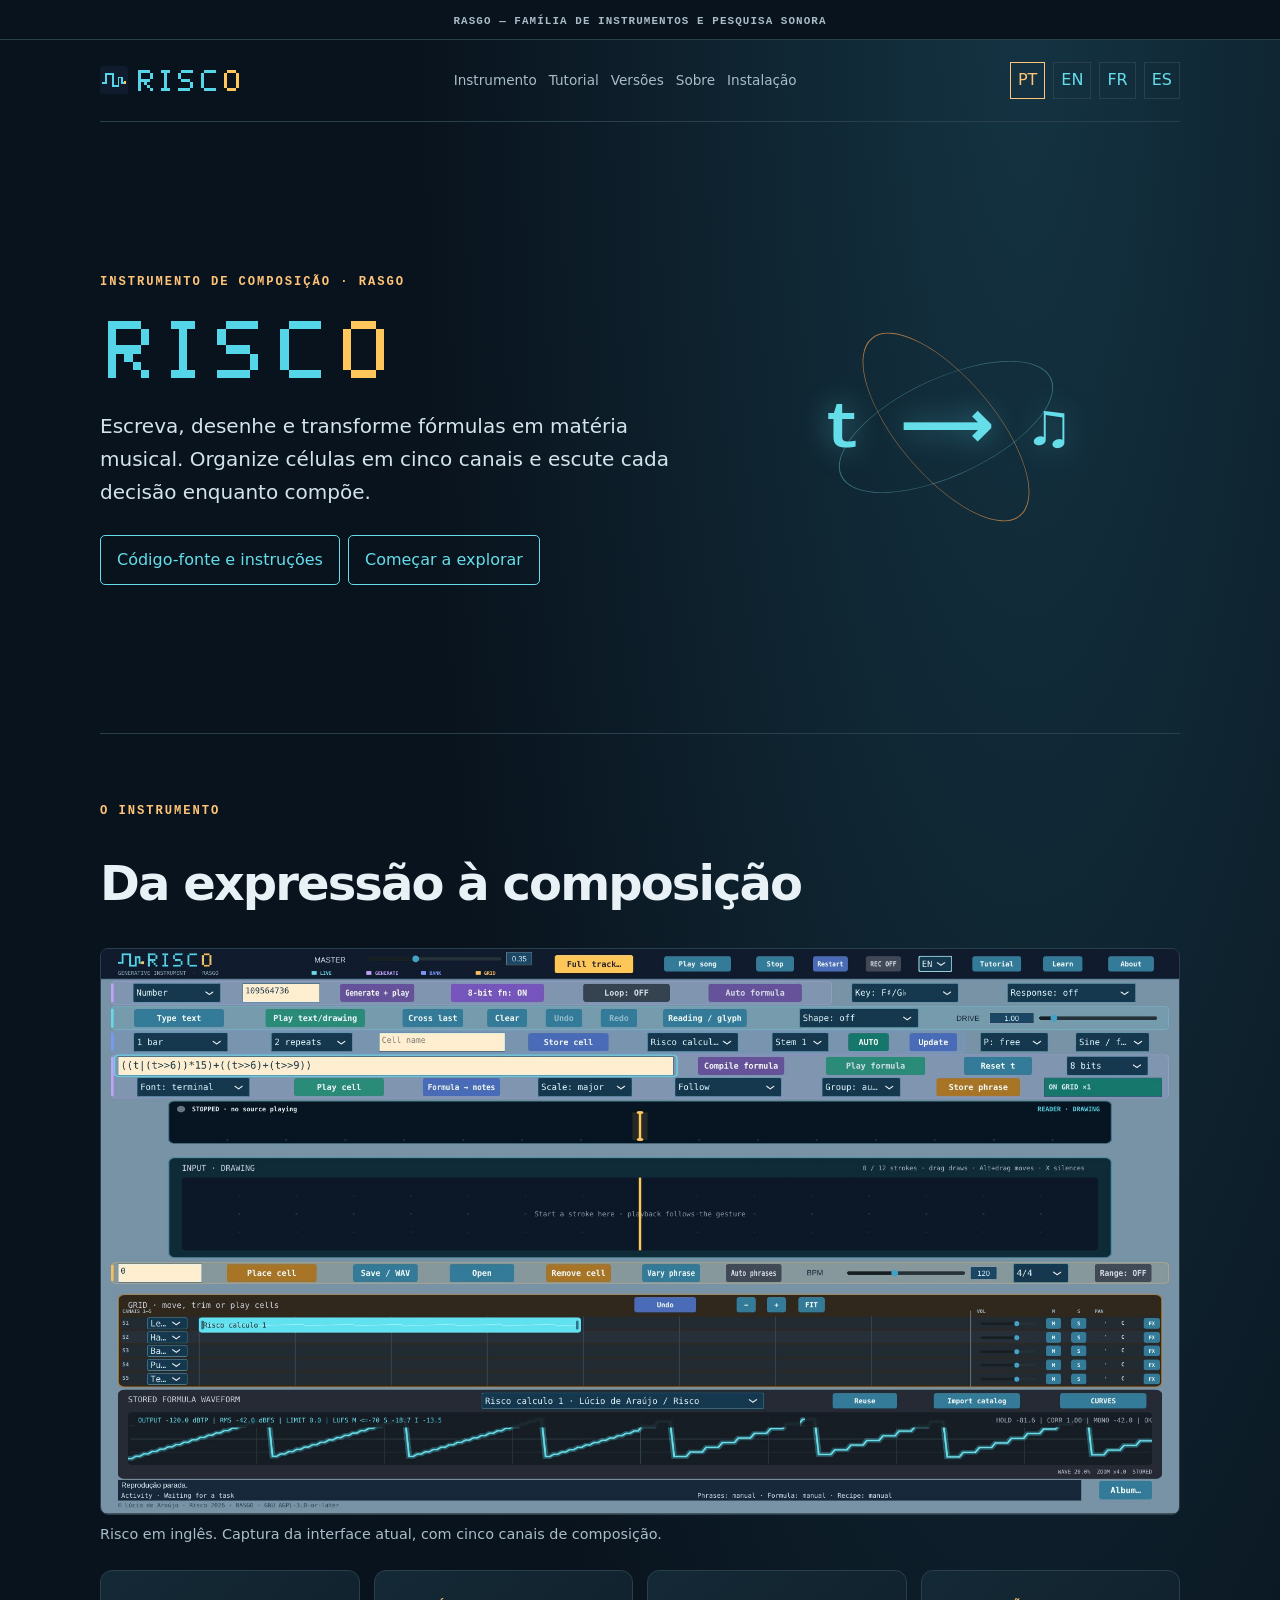
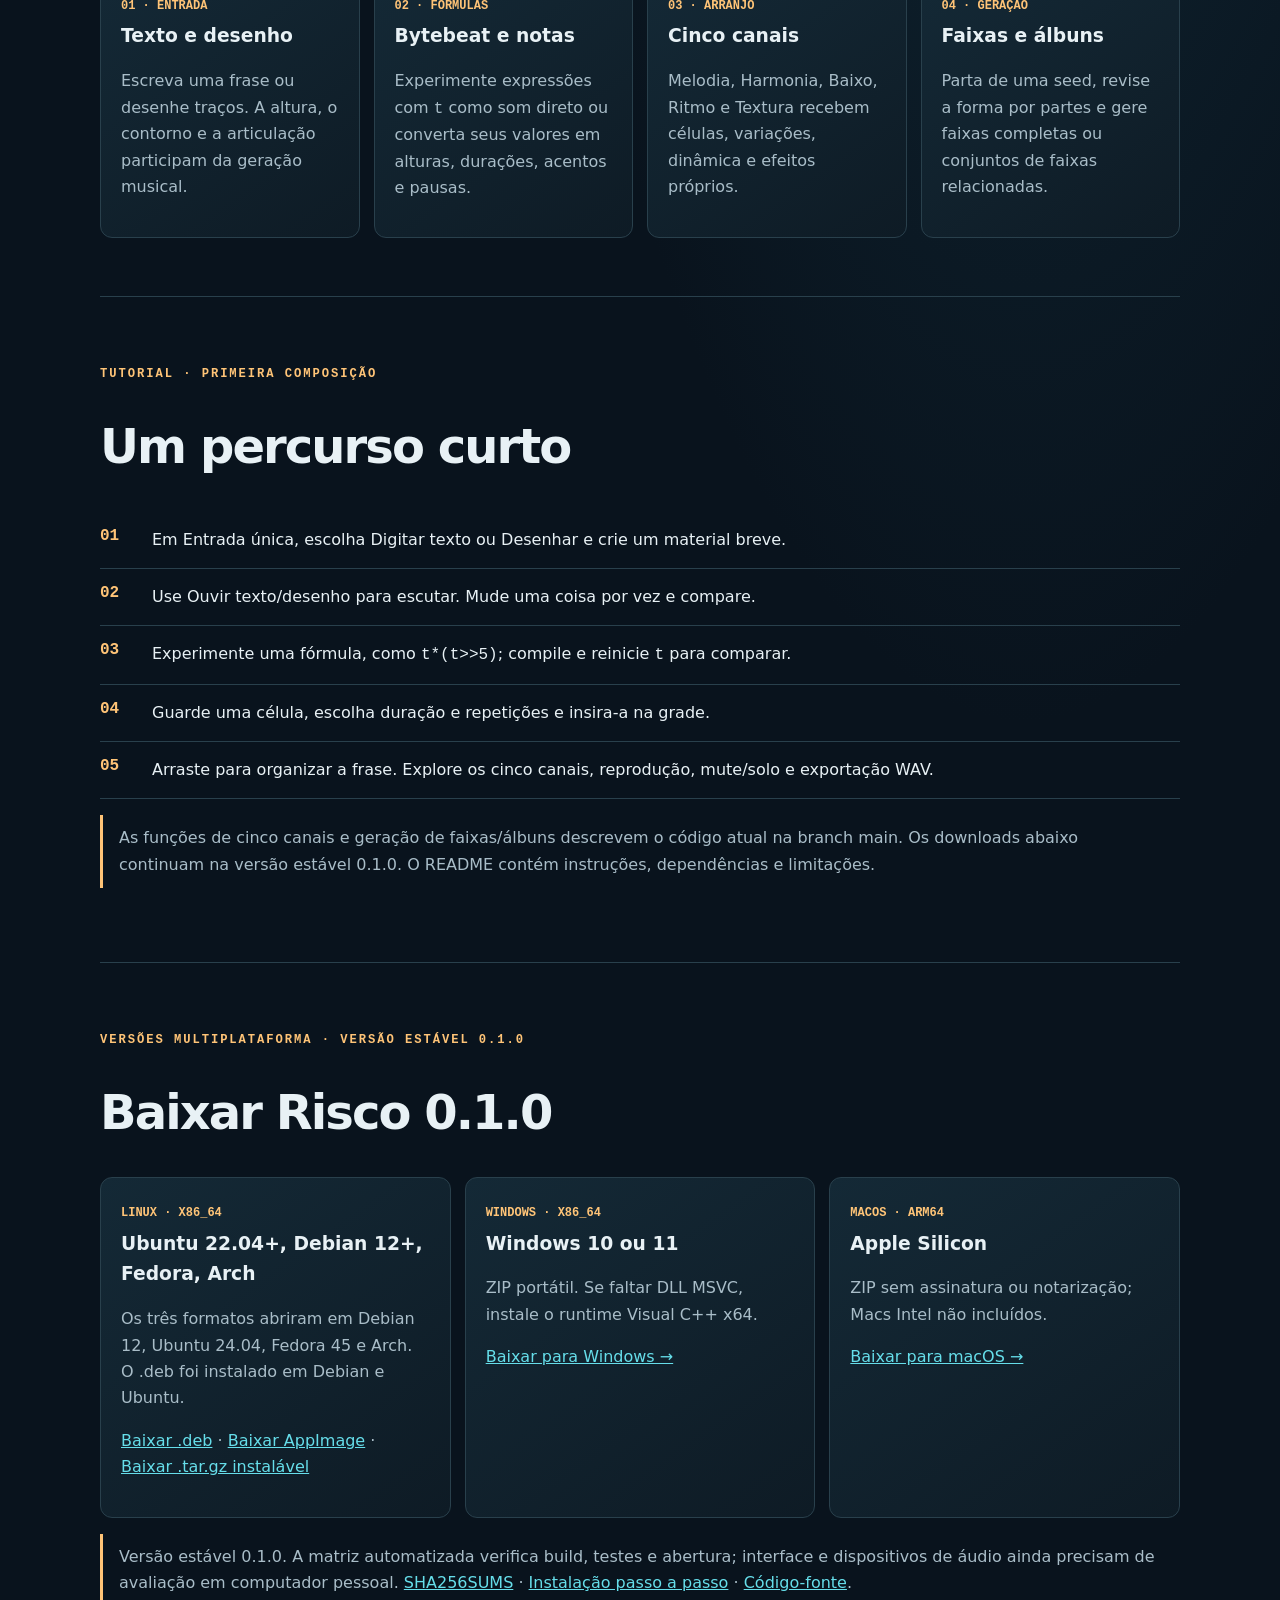
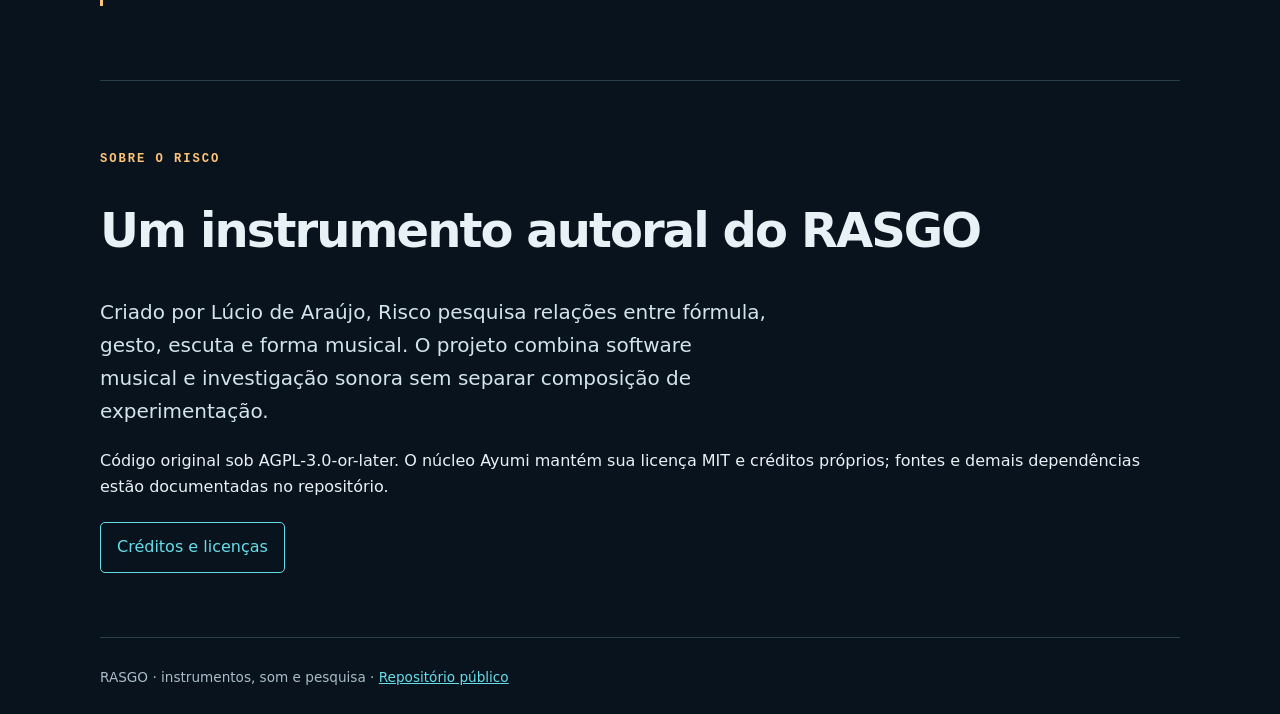
<file: website/index.html>
<!doctype html><html lang="pt-BR"><head><meta charset="utf-8"><meta name="viewport" content="width=device-width,initial-scale=1"><meta name="description" content="Risco — instrumento musical de fórmulas, desenho, Bytebeat e composição por células."><title>Risco — instrumento musical</title><link rel="icon" type="image/x-icon" sizes="16x16 32x32 48x48" href="assets/identity/favicon.ico">
<link rel="icon" type="image/png" sizes="32x32" href="assets/identity/favicon-32.png">
<link rel="icon" type="image/svg+xml" sizes="any" href="assets/identity/risco-favicon.svg">
<link rel="apple-touch-icon" sizes="180x180" href="assets/identity/apple-touch-icon.png">
<link rel="stylesheet" href="style.css?v=20261126-logo"></head><body>
<div class="rasgo-strip"><a href="https://rasgoinstruments.arquiviagem.net/?lang=pt">RASGO — família de instrumentos e pesquisa sonora</a></div>
<header><a class="brand" href="#top"><img src="assets/identity/risco-favicon.svg" width="28" height="28" alt=""><img src="assets/identity/risco-wordmark.svg" width="106" height="29" alt="Risco"></a><nav><a href="#instrumento">Instrumento</a><a href="#tutorial">Tutorial</a><a href="#versoes">Versões</a><a href="#sobre">Sobre</a><a href="instalacao.html">Instalação</a></nav><div class="lang"><a class="current" href="index.html">PT</a><a href="en.html">EN</a><a href="fr.html">FR</a><a href="es.html">ES</a></div></header><main><section class="hero" id="top"><div><p class="eyebrow">Instrumento de composição · RASGO</p><h1 class="hero-wordmark"><img src="assets/identity/risco-wordmark.svg" width="106" height="29" alt="Risco"></h1><p class="lead">Escreva, desenhe e transforme fórmulas em matéria musical. Organize células em cinco canais e escute cada decisão enquanto compõe.</p><a class="button" href="https://github.com/lucioaraujo/risco">Código-fonte e instruções</a><a class="button" href="#tutorial">Começar a explorar</a></div><div class="orbit" aria-label="Fórmulas transformadas em música"><span>t ⟶ ♫</span></div></section><section id="instrumento"><p class="eyebrow">O instrumento</p><h2>Da expressão à composição</h2>
<figure class="interface"><a href="assets/risco-main-en-1920.jpg"><img src="assets/risco-main-en-1920.jpg" width="1920" height="1006" alt="Interface do Risco em inglês com a área de desenho, fórmulas e os cinco canais da grade de composição."></a><figcaption>Risco em inglês. Captura da interface atual, com cinco canais de composição.</figcaption></figure>
<div class="grid"><article class="card"><span class="tag">01 · Entrada</span><h3>Texto e desenho</h3><p>Escreva uma frase ou desenhe traços. A altura, o contorno e a articulação participam da geração musical.</p></article><article class="card"><span class="tag">02 · Fórmulas</span><h3>Bytebeat e notas</h3><p>Experimente expressões com <code>t</code> como som direto ou converta seus valores em alturas, durações, acentos e pausas.</p></article><article class="card"><span class="tag">03 · Arranjo</span><h3>Cinco canais</h3><p>Melodia, Harmonia, Baixo, Ritmo e Textura recebem células, variações, dinâmica e efeitos próprios.</p></article><article class="card"><span class="tag">04 · Geração</span><h3>Faixas e álbuns</h3><p>Parta de uma seed, revise a forma por partes e gere faixas completas ou conjuntos de faixas relacionadas.</p></article></div></section><section id="tutorial"><p class="eyebrow">Tutorial · primeira composição</p><h2>Um percurso curto</h2><ol class="steps"><li>Em Entrada única, escolha Digitar texto ou Desenhar e crie um material breve.</li><li>Use Ouvir texto/desenho para escutar. Mude uma coisa por vez e compare.</li><li>Experimente uma fórmula, como <code>t*(t&gt;&gt;5)</code>; compile e reinicie <code>t</code> para comparar.</li><li>Guarde uma célula, escolha duração e repetições e insira-a na grade.</li><li>Arraste para organizar a frase. Explore os cinco canais, reprodução, mute/solo e exportação WAV.</li></ol><p class="note">As funções de cinco canais e geração de faixas/álbuns descrevem o código atual na branch main. Os downloads abaixo continuam na versão estável 0.1.0. O README contém instruções, dependências e limitações.</p></section><section id="versoes"><p class="eyebrow">Versões multiplataforma · versão estável 0.1.0</p><h2>Baixar Risco 0.1.0</h2><div class="grid"><article class="card"><span class="tag">Linux · x86_64</span><h3>Ubuntu 22.04+, Debian 12+, Fedora, Arch</h3><p>Os três formatos abriram em Debian 12, Ubuntu 24.04, Fedora 45 e Arch. O .deb foi instalado em Debian e Ubuntu.</p><p><a href="https://github.com/lucioaraujo/risco/releases/download/v0.1.0/risco-0.1.0-linux-x86_64.deb">Baixar .deb</a> · <a href="https://github.com/lucioaraujo/risco/releases/download/v0.1.0/risco-0.1.0-linux-x86_64.AppImage">Baixar AppImage</a> · <a href="https://github.com/lucioaraujo/risco/releases/download/v0.1.0/risco-0.1.0-linux-x86_64.tar.gz">Baixar .tar.gz instalável</a></p></article><article class="card"><span class="tag">Windows · x86_64</span><h3>Windows 10 ou 11</h3><p>ZIP portátil. Se faltar DLL MSVC, instale o runtime Visual C++ x64.</p><a href="https://github.com/lucioaraujo/risco/releases/download/v0.1.0/risco-0.1.0-windows-x64.zip">Baixar para Windows →</a></article><article class="card"><span class="tag">macOS · arm64</span><h3>Apple Silicon</h3><p>ZIP sem assinatura ou notarização; Macs Intel não incluídos.</p><a href="https://github.com/lucioaraujo/risco/releases/download/v0.1.0/risco-0.1.0-macos-arm64.zip">Baixar para macOS →</a></article></div><p class="note">Versão estável 0.1.0. A matriz automatizada verifica build, testes e abertura; interface e dispositivos de áudio ainda precisam de avaliação em computador pessoal. <a href="https://github.com/lucioaraujo/risco/releases/download/v0.1.0/SHA256SUMS">SHA256SUMS</a> · <a href="instalacao.html">Instalação passo a passo</a> · <a href="https://github.com/lucioaraujo/risco/tree/v0.1.0">Código-fonte</a>.</p></section><section id="sobre"><p class="eyebrow">Sobre o Risco</p><h2>Um instrumento autoral do RASGO</h2><p class="lead">Criado por Lúcio de Araújo, Risco pesquisa relações entre fórmula, gesto, escuta e forma musical. O projeto combina software musical e investigação sonora sem separar composição de experimentação.</p><p>Código original sob AGPL-3.0-or-later. O núcleo Ayumi mantém sua licença MIT e créditos próprios; fontes e demais dependências estão documentadas no repositório.</p><a class="button" href="https://github.com/lucioaraujo/risco/blob/main/CREDITOS_E_LICENCAS.md">Créditos e licenças</a></section></main><footer>RASGO · instrumentos, som e pesquisa · <a href="https://github.com/lucioaraujo/risco">Repositório público</a></footer></body></html>
</file>
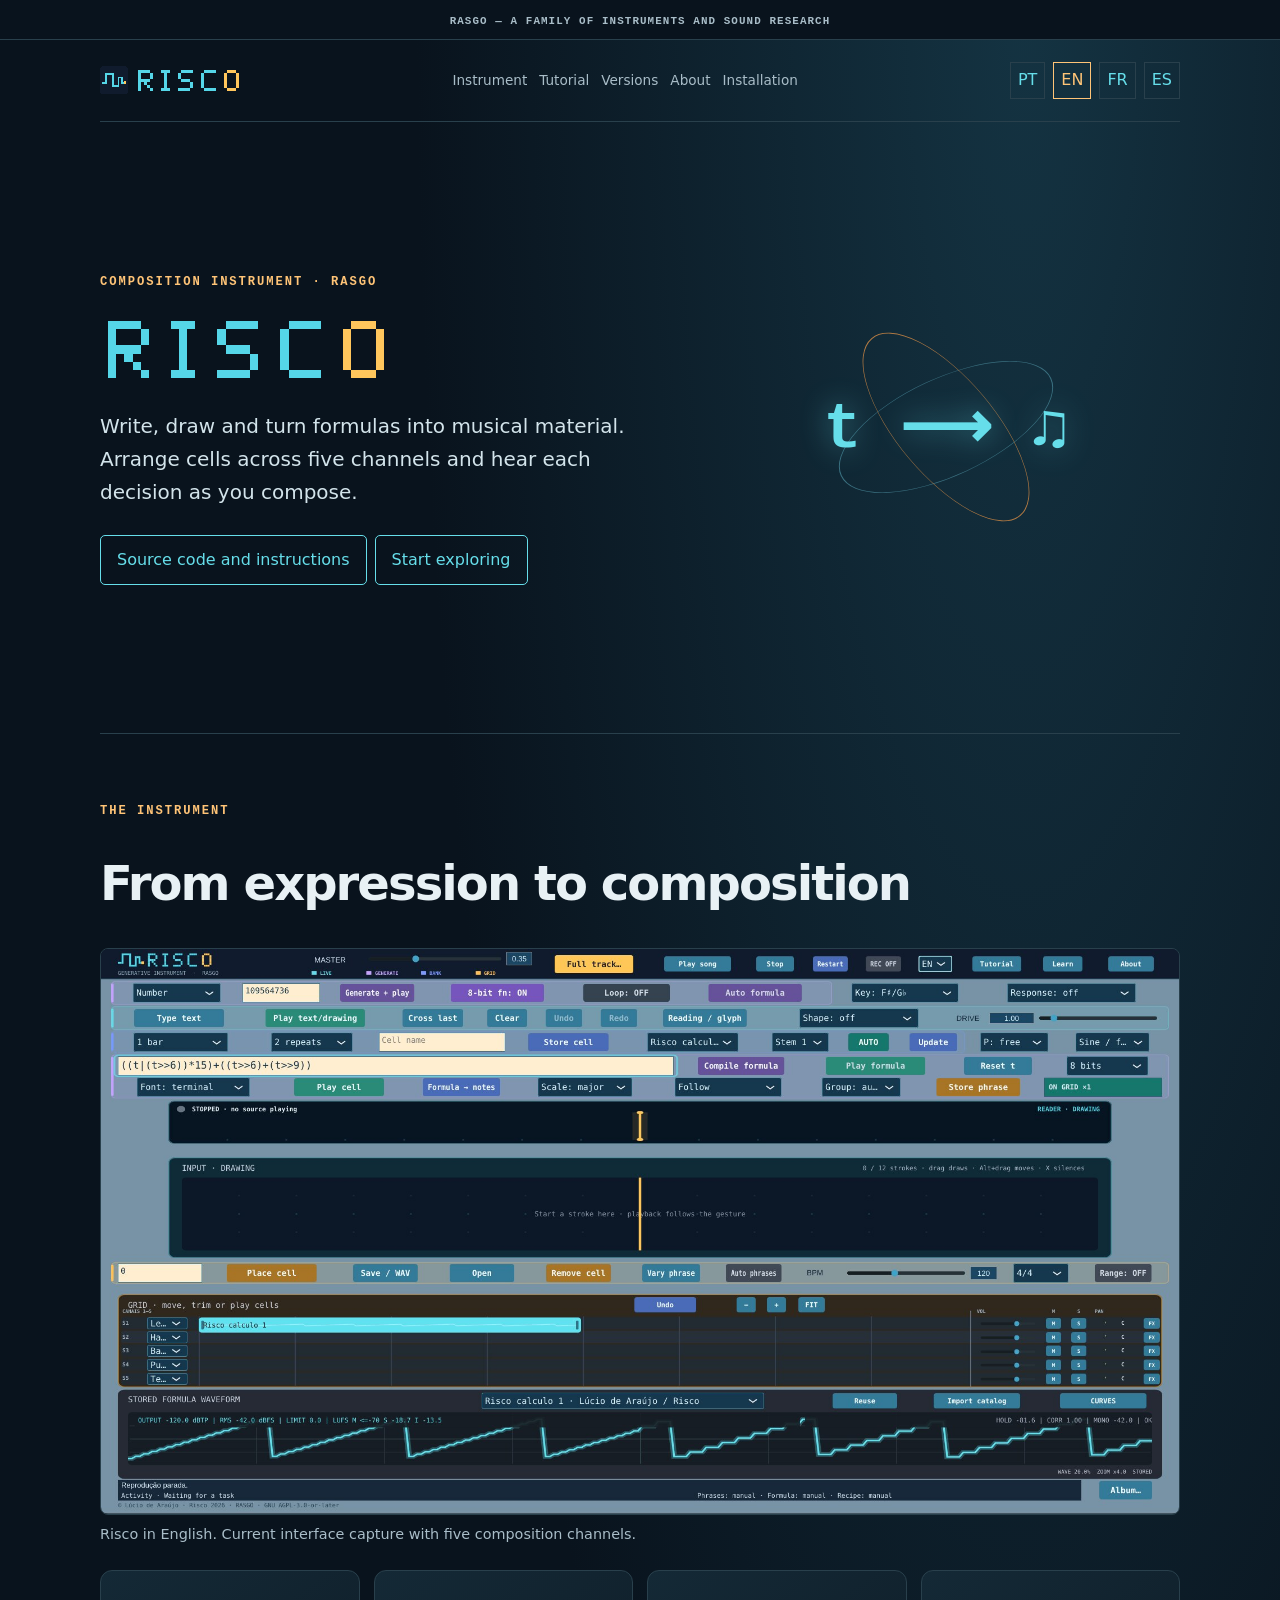
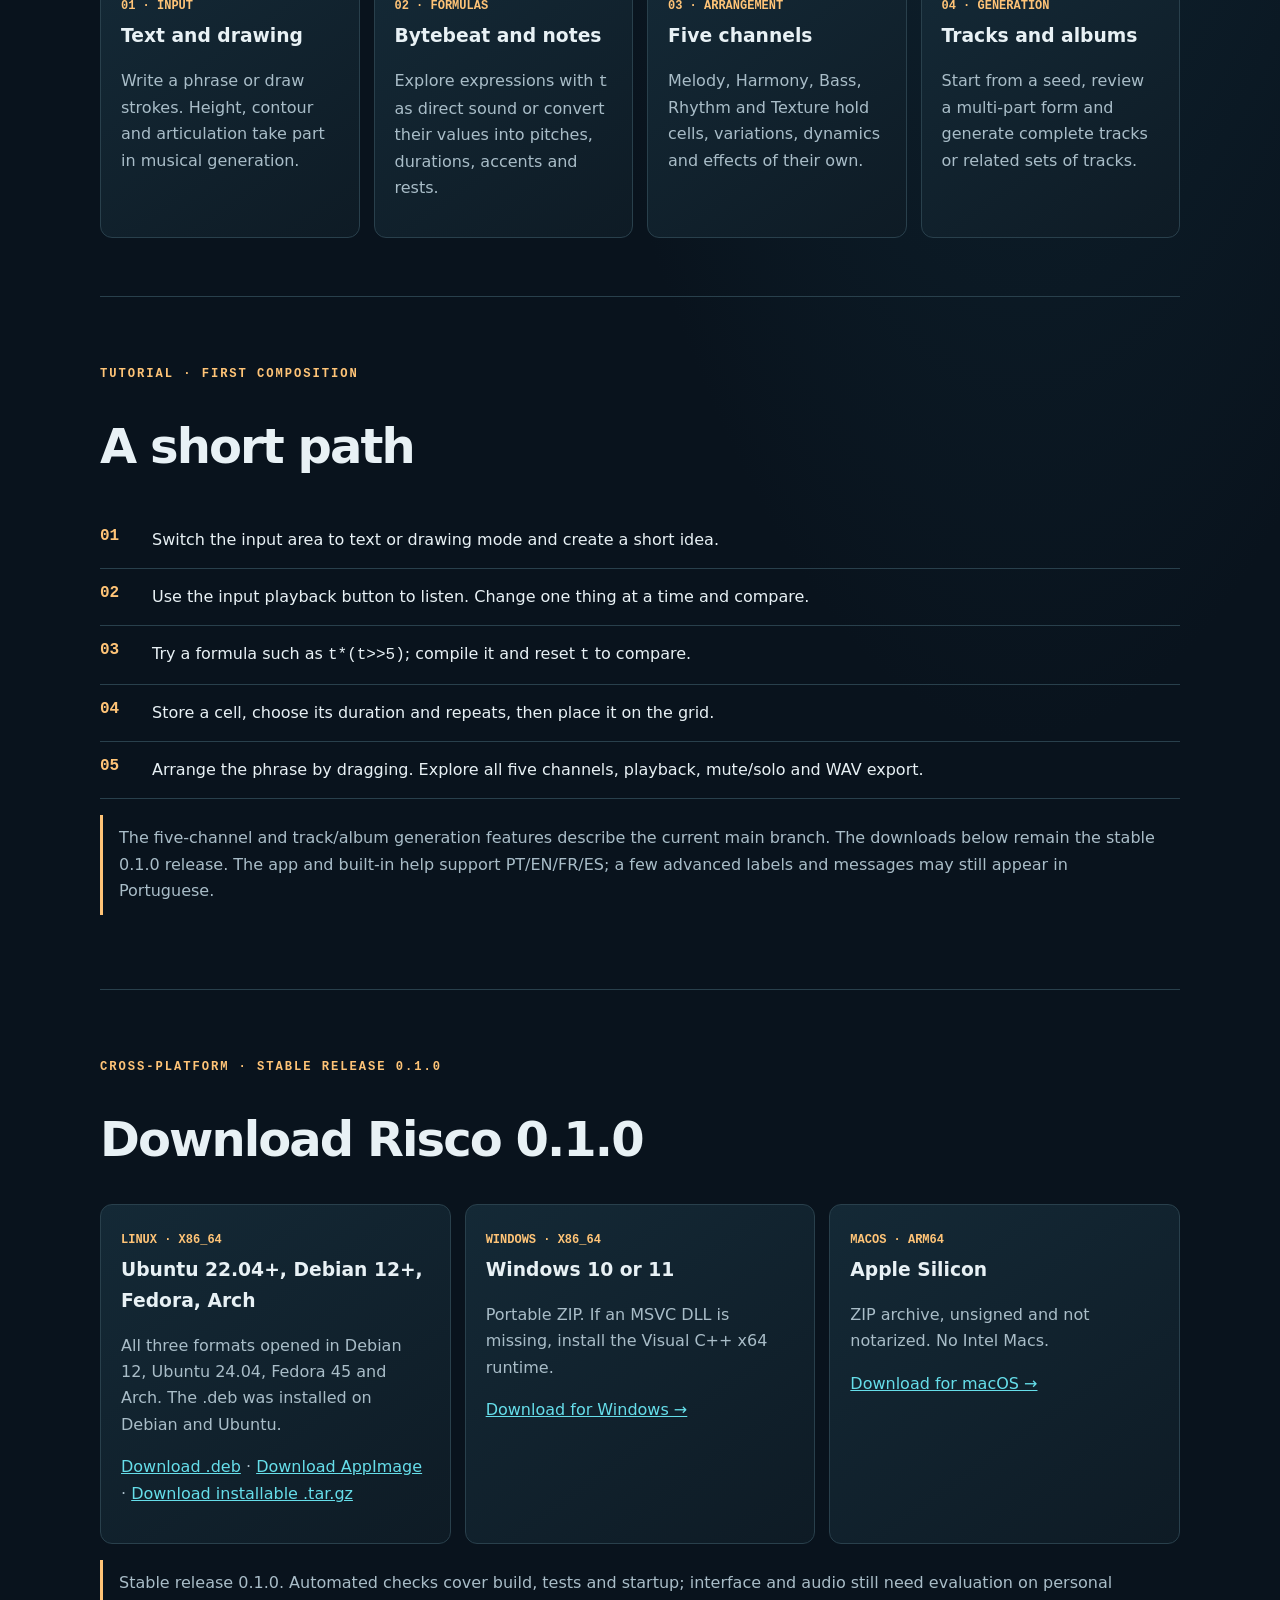
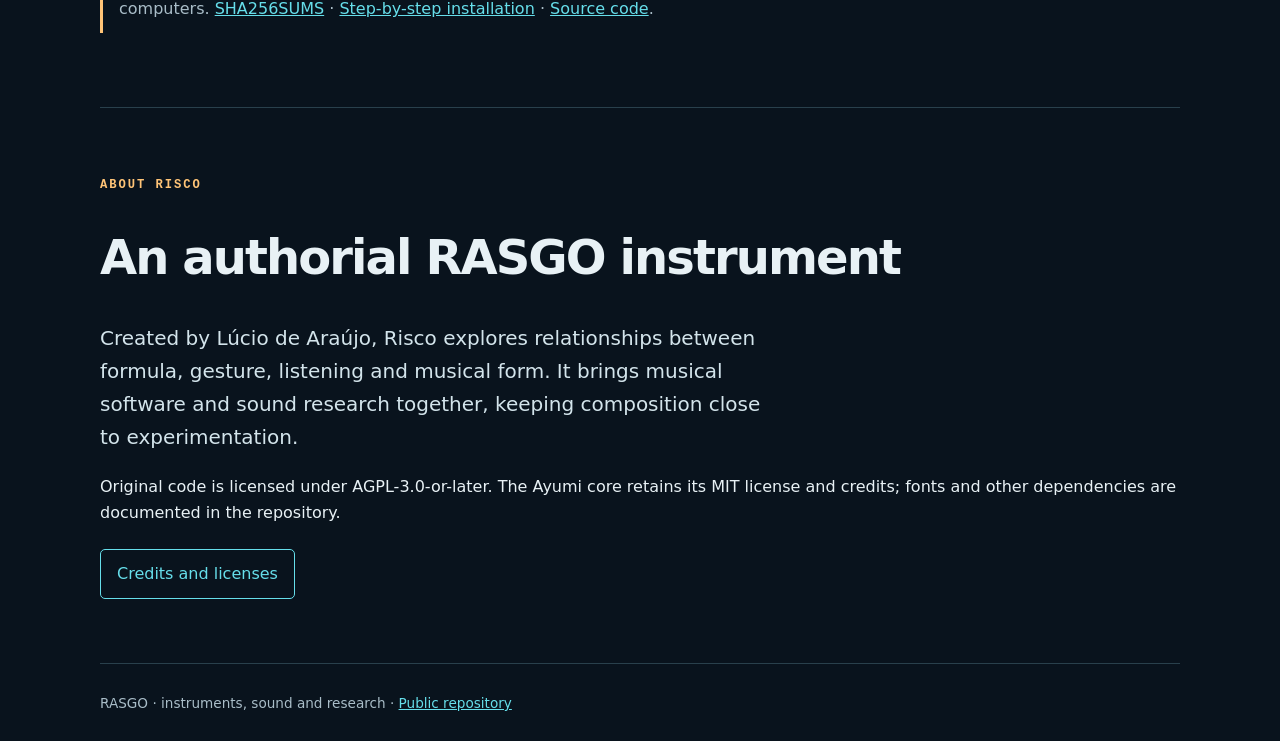
<file: website/en.html>
<!doctype html><html lang="en"><head><meta charset="utf-8"><meta name="viewport" content="width=device-width,initial-scale=1"><meta name="description" content="Risco — a musical instrument for formulas, drawing, Bytebeat and cell-based composition."><title>Risco — musical instrument</title><link rel="icon" type="image/x-icon" sizes="16x16 32x32 48x48" href="assets/identity/favicon.ico">
<link rel="icon" type="image/png" sizes="32x32" href="assets/identity/favicon-32.png">
<link rel="icon" type="image/svg+xml" sizes="any" href="assets/identity/risco-favicon.svg">
<link rel="apple-touch-icon" sizes="180x180" href="assets/identity/apple-touch-icon.png">
<link rel="stylesheet" href="style.css?v=20261126-logo"></head><body>
<div class="rasgo-strip"><a href="https://rasgoinstruments.arquiviagem.net/en.html">RASGO — a family of instruments and sound research</a></div>
<header><a class="brand" href="#top"><img src="assets/identity/risco-favicon.svg" width="28" height="28" alt=""><img src="assets/identity/risco-wordmark.svg" width="106" height="29" alt="Risco"></a><nav><a href="#instrument">Instrument</a><a href="#tutorial">Tutorial</a><a href="#versions">Versions</a><a href="#about">About</a><a href="instalacao-en.html">Installation</a></nav><div class="lang"><a href="index.html">PT</a><a class="current" href="en.html">EN</a><a href="fr.html">FR</a><a href="es.html">ES</a></div></header><main><section class="hero" id="top"><div><p class="eyebrow">Composition instrument · RASGO</p><h1 class="hero-wordmark"><img src="assets/identity/risco-wordmark.svg" width="106" height="29" alt="Risco"></h1><p class="lead">Write, draw and turn formulas into musical material. Arrange cells across five channels and hear each decision as you compose.</p><a class="button" href="https://github.com/lucioaraujo/risco">Source code and instructions</a><a class="button" href="#tutorial">Start exploring</a></div><div class="orbit" aria-label="Formulas transformed into music"><span>t ⟶ ♫</span></div></section><section id="instrument"><p class="eyebrow">The instrument</p><h2>From expression to composition</h2>
<figure class="interface"><a href="assets/risco-main-en-1920.jpg"><img src="assets/risco-main-en-1920.jpg" width="1920" height="1006" alt="Risco in English showing the drawing area, formulas and five composition channels."></a><figcaption>Risco in English. Current interface capture with five composition channels.</figcaption></figure>
<div class="grid"><article class="card"><span class="tag">01 · Input</span><h3>Text and drawing</h3><p>Write a phrase or draw strokes. Height, contour and articulation take part in musical generation.</p></article><article class="card"><span class="tag">02 · Formulas</span><h3>Bytebeat and notes</h3><p>Explore expressions with <code>t</code> as direct sound or convert their values into pitches, durations, accents and rests.</p></article><article class="card"><span class="tag">03 · Arrangement</span><h3>Five channels</h3><p>Melody, Harmony, Bass, Rhythm and Texture hold cells, variations, dynamics and effects of their own.</p></article><article class="card"><span class="tag">04 · Generation</span><h3>Tracks and albums</h3><p>Start from a seed, review a multi-part form and generate complete tracks or related sets of tracks.</p></article></div></section><section id="tutorial"><p class="eyebrow">Tutorial · first composition</p><h2>A short path</h2><ol class="steps"><li>Switch the input area to text or drawing mode and create a short idea.</li><li>Use the input playback button to listen. Change one thing at a time and compare.</li><li>Try a formula such as <code>t*(t&gt;&gt;5)</code>; compile it and reset <code>t</code> to compare.</li><li>Store a cell, choose its duration and repeats, then place it on the grid.</li><li>Arrange the phrase by dragging. Explore all five channels, playback, mute/solo and WAV export.</li></ol><p class="note">The five-channel and track/album generation features describe the current main branch. The downloads below remain the stable 0.1.0 release. The app and built-in help support PT/EN/FR/ES; a few advanced labels and messages may still appear in Portuguese.</p></section><section id="versions"><p class="eyebrow">Cross-platform · stable release 0.1.0</p><h2>Download Risco 0.1.0</h2><div class="grid"><article class="card"><span class="tag">Linux · x86_64</span><h3>Ubuntu 22.04+, Debian 12+, Fedora, Arch</h3><p>All three formats opened in Debian 12, Ubuntu 24.04, Fedora 45 and Arch. The .deb was installed on Debian and Ubuntu.</p><p><a href="https://github.com/lucioaraujo/risco/releases/download/v0.1.0/risco-0.1.0-linux-x86_64.deb">Download .deb</a> · <a href="https://github.com/lucioaraujo/risco/releases/download/v0.1.0/risco-0.1.0-linux-x86_64.AppImage">Download AppImage</a> · <a href="https://github.com/lucioaraujo/risco/releases/download/v0.1.0/risco-0.1.0-linux-x86_64.tar.gz">Download installable .tar.gz</a></p></article><article class="card"><span class="tag">Windows · x86_64</span><h3>Windows 10 or 11</h3><p>Portable ZIP. If an MSVC DLL is missing, install the Visual C++ x64 runtime.</p><a href="https://github.com/lucioaraujo/risco/releases/download/v0.1.0/risco-0.1.0-windows-x64.zip">Download for Windows →</a></article><article class="card"><span class="tag">macOS · arm64</span><h3>Apple Silicon</h3><p>ZIP archive, unsigned and not notarized. No Intel Macs.</p><a href="https://github.com/lucioaraujo/risco/releases/download/v0.1.0/risco-0.1.0-macos-arm64.zip">Download for macOS →</a></article></div><p class="note">Stable release 0.1.0. Automated checks cover build, tests and startup; interface and audio still need evaluation on personal computers. <a href="https://github.com/lucioaraujo/risco/releases/download/v0.1.0/SHA256SUMS">SHA256SUMS</a> · <a href="instalacao-en.html">Step-by-step installation</a> · <a href="https://github.com/lucioaraujo/risco/tree/v0.1.0">Source code</a>.</p></section><section id="about"><p class="eyebrow">About Risco</p><h2>An authorial RASGO instrument</h2><p class="lead">Created by Lúcio de Araújo, Risco explores relationships between formula, gesture, listening and musical form. It brings musical software and sound research together, keeping composition close to experimentation.</p><p>Original code is licensed under AGPL-3.0-or-later. The Ayumi core retains its MIT license and credits; fonts and other dependencies are documented in the repository.</p><a class="button" href="https://github.com/lucioaraujo/risco/blob/main/CREDITOS_E_LICENCAS.md">Credits and licenses</a></section></main><footer>RASGO · instruments, sound and research · <a href="https://github.com/lucioaraujo/risco">Public repository</a></footer></body></html>
</file>
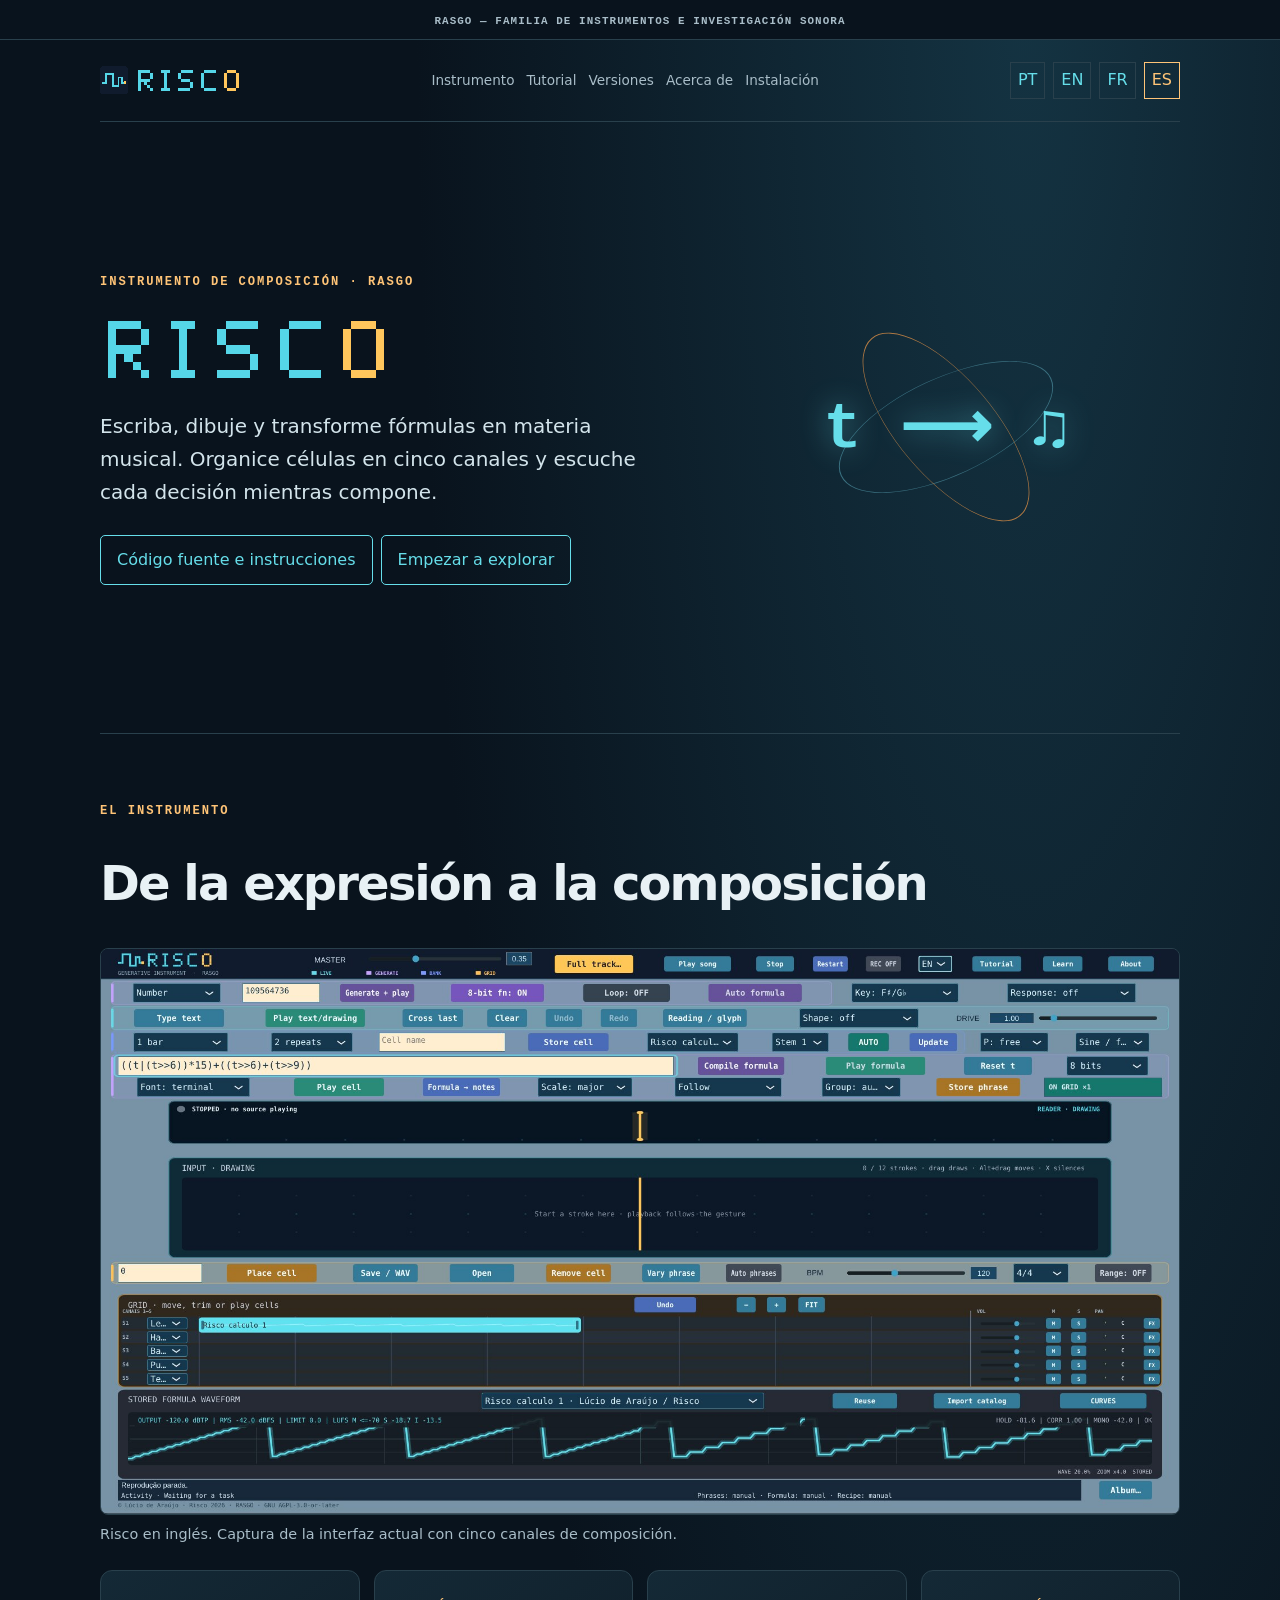
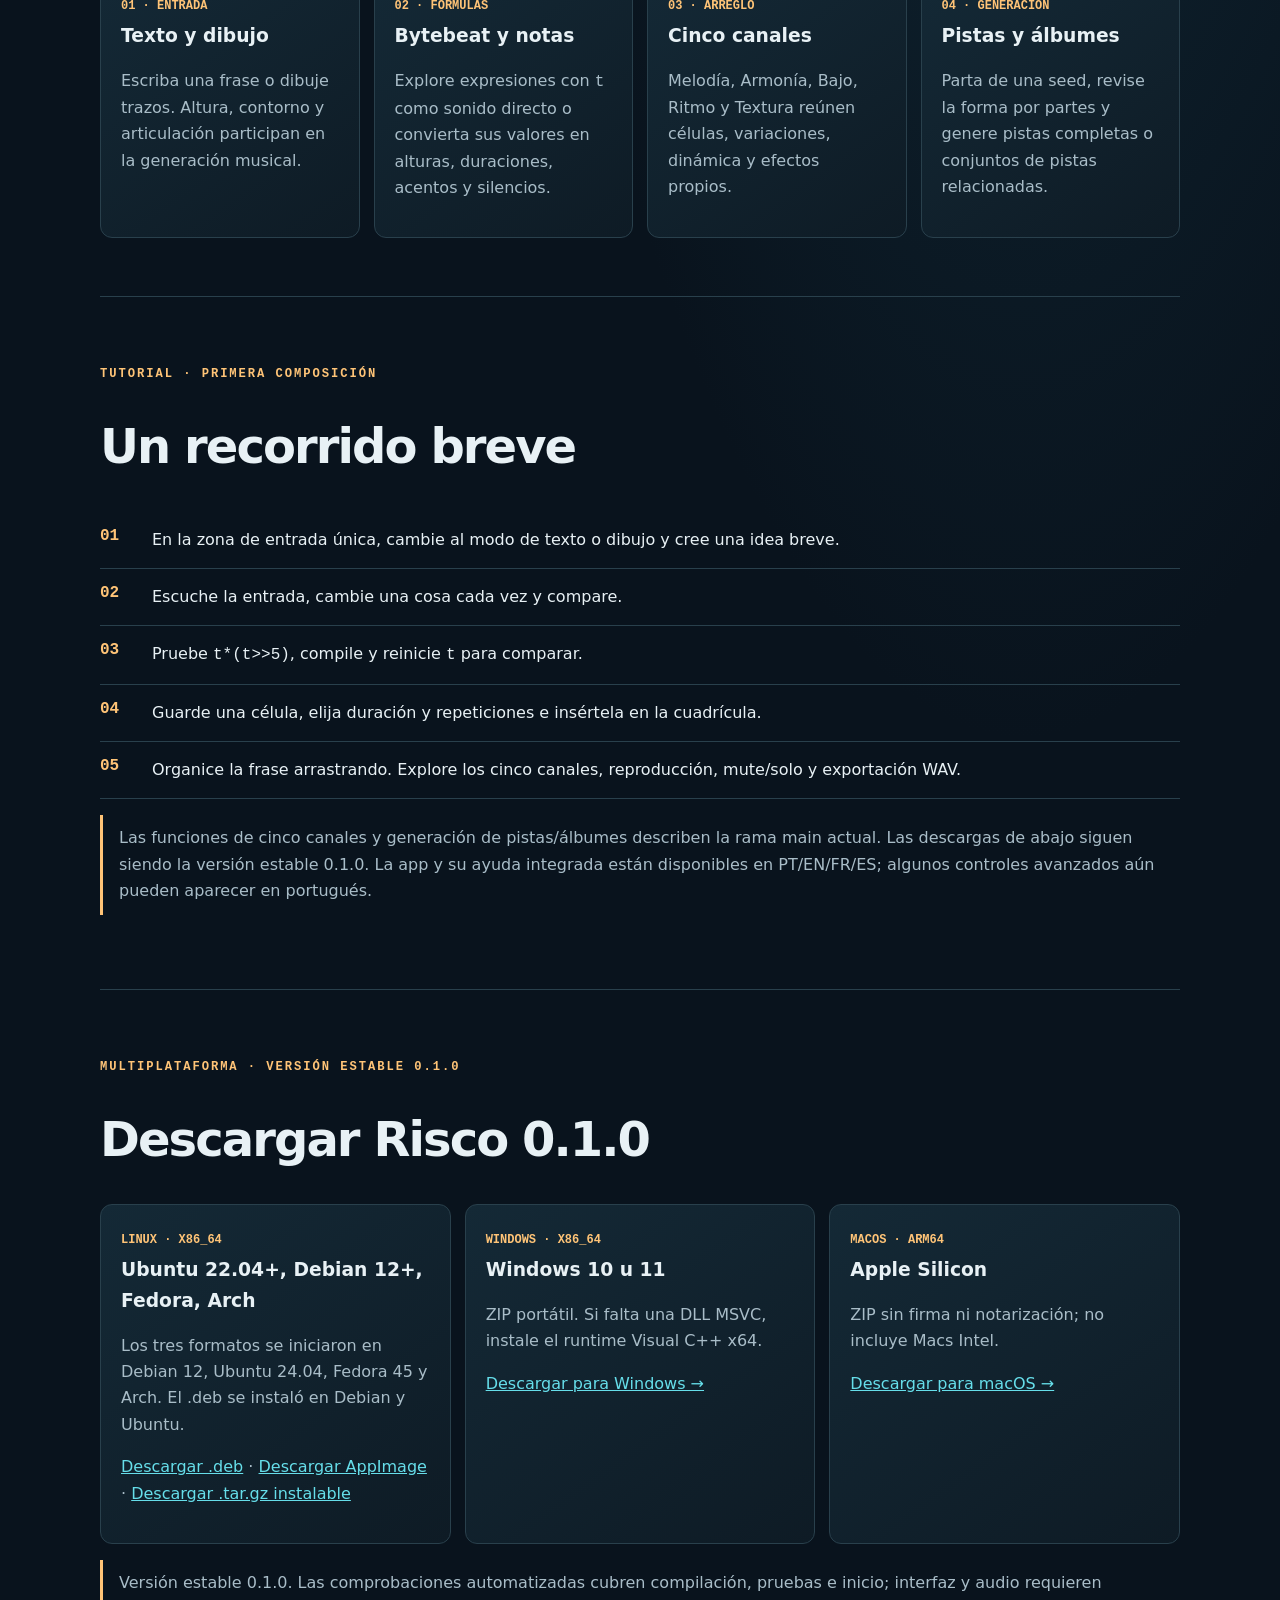
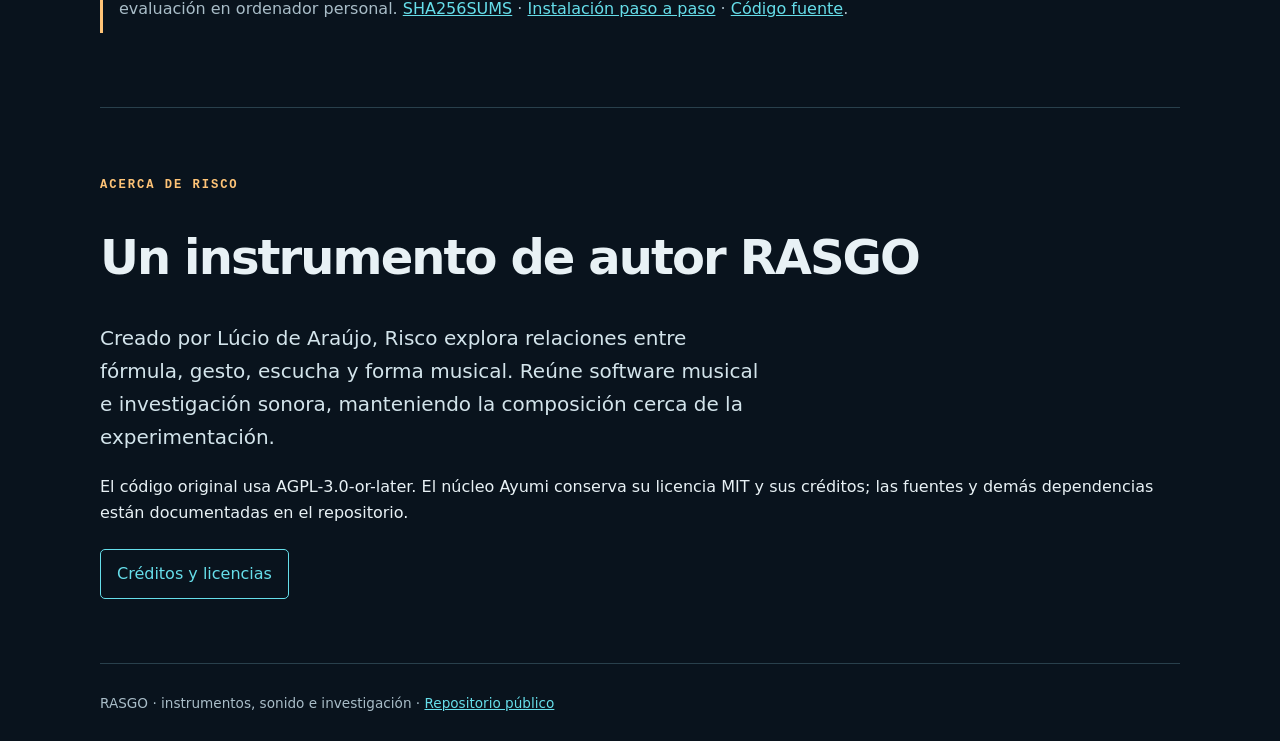
<file: website/es.html>
<!doctype html><html lang="es"><head><meta charset="utf-8"><meta name="viewport" content="width=device-width,initial-scale=1"><meta name="description" content="Risco — instrumento musical de fórmulas, dibujo, Bytebeat y composición por células."><title>Risco — instrumento musical</title><link rel="icon" type="image/x-icon" sizes="16x16 32x32 48x48" href="assets/identity/favicon.ico">
<link rel="icon" type="image/png" sizes="32x32" href="assets/identity/favicon-32.png">
<link rel="icon" type="image/svg+xml" sizes="any" href="assets/identity/risco-favicon.svg">
<link rel="apple-touch-icon" sizes="180x180" href="assets/identity/apple-touch-icon.png">
<link rel="stylesheet" href="style.css?v=20261126-logo"></head><body>
<div class="rasgo-strip"><a href="https://rasgoinstruments.arquiviagem.net/es.html">RASGO — familia de instrumentos e investigación sonora</a></div>
<header><a class="brand" href="#top"><img src="assets/identity/risco-favicon.svg" width="28" height="28" alt=""><img src="assets/identity/risco-wordmark.svg" width="106" height="29" alt="Risco"></a><nav><a href="#instrumento">Instrumento</a><a href="#tutorial">Tutorial</a><a href="#versiones">Versiones</a><a href="#acerca">Acerca de</a><a href="instalacao-es.html">Instalación</a></nav><div class="lang"><a href="index.html">PT</a><a href="en.html">EN</a><a href="fr.html">FR</a><a class="current" href="es.html">ES</a></div></header><main><section class="hero" id="top"><div><p class="eyebrow">Instrumento de composición · RASGO</p><h1 class="hero-wordmark"><img src="assets/identity/risco-wordmark.svg" width="106" height="29" alt="Risco"></h1><p class="lead">Escriba, dibuje y transforme fórmulas en materia musical. Organice células en cinco canales y escuche cada decisión mientras compone.</p><a class="button" href="https://github.com/lucioaraujo/risco">Código fuente e instrucciones</a><a class="button" href="#tutorial">Empezar a explorar</a></div><div class="orbit" aria-label="Fórmulas transformadas en música"><span>t ⟶ ♫</span></div></section><section id="instrumento"><p class="eyebrow">El instrumento</p><h2>De la expresión a la composición</h2>
<figure class="interface"><a href="assets/risco-main-en-1920.jpg"><img src="assets/risco-main-en-1920.jpg" width="1920" height="1006" alt="Interfaz de Risco en inglés con el área de dibujo, fórmulas y cinco canales de composición."></a><figcaption>Risco en inglés. Captura de la interfaz actual con cinco canales de composición.</figcaption></figure>
<div class="grid"><article class="card"><span class="tag">01 · Entrada</span><h3>Texto y dibujo</h3><p>Escriba una frase o dibuje trazos. Altura, contorno y articulación participan en la generación musical.</p></article><article class="card"><span class="tag">02 · Fórmulas</span><h3>Bytebeat y notas</h3><p>Explore expresiones con <code>t</code> como sonido directo o convierta sus valores en alturas, duraciones, acentos y silencios.</p></article><article class="card"><span class="tag">03 · Arreglo</span><h3>Cinco canales</h3><p>Melodía, Armonía, Bajo, Ritmo y Textura reúnen células, variaciones, dinámica y efectos propios.</p></article><article class="card"><span class="tag">04 · Generación</span><h3>Pistas y álbumes</h3><p>Parta de una seed, revise la forma por partes y genere pistas completas o conjuntos de pistas relacionadas.</p></article></div></section><section id="tutorial"><p class="eyebrow">Tutorial · primera composición</p><h2>Un recorrido breve</h2><ol class="steps"><li>En la zona de entrada única, cambie al modo de texto o dibujo y cree una idea breve.</li><li>Escuche la entrada, cambie una cosa cada vez y compare.</li><li>Pruebe <code>t*(t&gt;&gt;5)</code>, compile y reinicie <code>t</code> para comparar.</li><li>Guarde una célula, elija duración y repeticiones e insértela en la cuadrícula.</li><li>Organice la frase arrastrando. Explore los cinco canales, reproducción, mute/solo y exportación WAV.</li></ol><p class="note">Las funciones de cinco canales y generación de pistas/álbumes describen la rama main actual. Las descargas de abajo siguen siendo la versión estable 0.1.0. La app y su ayuda integrada están disponibles en PT/EN/FR/ES; algunos controles avanzados aún pueden aparecer en portugués.</p></section><section id="versiones"><p class="eyebrow">Multiplataforma · versión estable 0.1.0</p><h2>Descargar Risco 0.1.0</h2><div class="grid"><article class="card"><span class="tag">Linux · x86_64</span><h3>Ubuntu 22.04+, Debian 12+, Fedora, Arch</h3><p>Los tres formatos se iniciaron en Debian 12, Ubuntu 24.04, Fedora 45 y Arch. El .deb se instaló en Debian y Ubuntu.</p><p><a href="https://github.com/lucioaraujo/risco/releases/download/v0.1.0/risco-0.1.0-linux-x86_64.deb">Descargar .deb</a> · <a href="https://github.com/lucioaraujo/risco/releases/download/v0.1.0/risco-0.1.0-linux-x86_64.AppImage">Descargar AppImage</a> · <a href="https://github.com/lucioaraujo/risco/releases/download/v0.1.0/risco-0.1.0-linux-x86_64.tar.gz">Descargar .tar.gz instalable</a></p></article><article class="card"><span class="tag">Windows · x86_64</span><h3>Windows 10 u 11</h3><p>ZIP portátil. Si falta una DLL MSVC, instale el runtime Visual C++ x64.</p><a href="https://github.com/lucioaraujo/risco/releases/download/v0.1.0/risco-0.1.0-windows-x64.zip">Descargar para Windows →</a></article><article class="card"><span class="tag">macOS · arm64</span><h3>Apple Silicon</h3><p>ZIP sin firma ni notarización; no incluye Macs Intel.</p><a href="https://github.com/lucioaraujo/risco/releases/download/v0.1.0/risco-0.1.0-macos-arm64.zip">Descargar para macOS →</a></article></div><p class="note">Versión estable 0.1.0. Las comprobaciones automatizadas cubren compilación, pruebas e inicio; interfaz y audio requieren evaluación en ordenador personal. <a href="https://github.com/lucioaraujo/risco/releases/download/v0.1.0/SHA256SUMS">SHA256SUMS</a> · <a href="instalacao-es.html">Instalación paso a paso</a> · <a href="https://github.com/lucioaraujo/risco/tree/v0.1.0">Código fuente</a>.</p></section><section id="acerca"><p class="eyebrow">Acerca de Risco</p><h2>Un instrumento de autor RASGO</h2><p class="lead">Creado por Lúcio de Araújo, Risco explora relaciones entre fórmula, gesto, escucha y forma musical. Reúne software musical e investigación sonora, manteniendo la composición cerca de la experimentación.</p><p>El código original usa AGPL-3.0-or-later. El núcleo Ayumi conserva su licencia MIT y sus créditos; las fuentes y demás dependencias están documentadas en el repositorio.</p><a class="button" href="https://github.com/lucioaraujo/risco/blob/main/CREDITOS_E_LICENCAS.md">Créditos y licencias</a></section></main><footer>RASGO · instrumentos, sonido e investigación · <a href="https://github.com/lucioaraujo/risco">Repositorio público</a></footer></body></html>
</file>
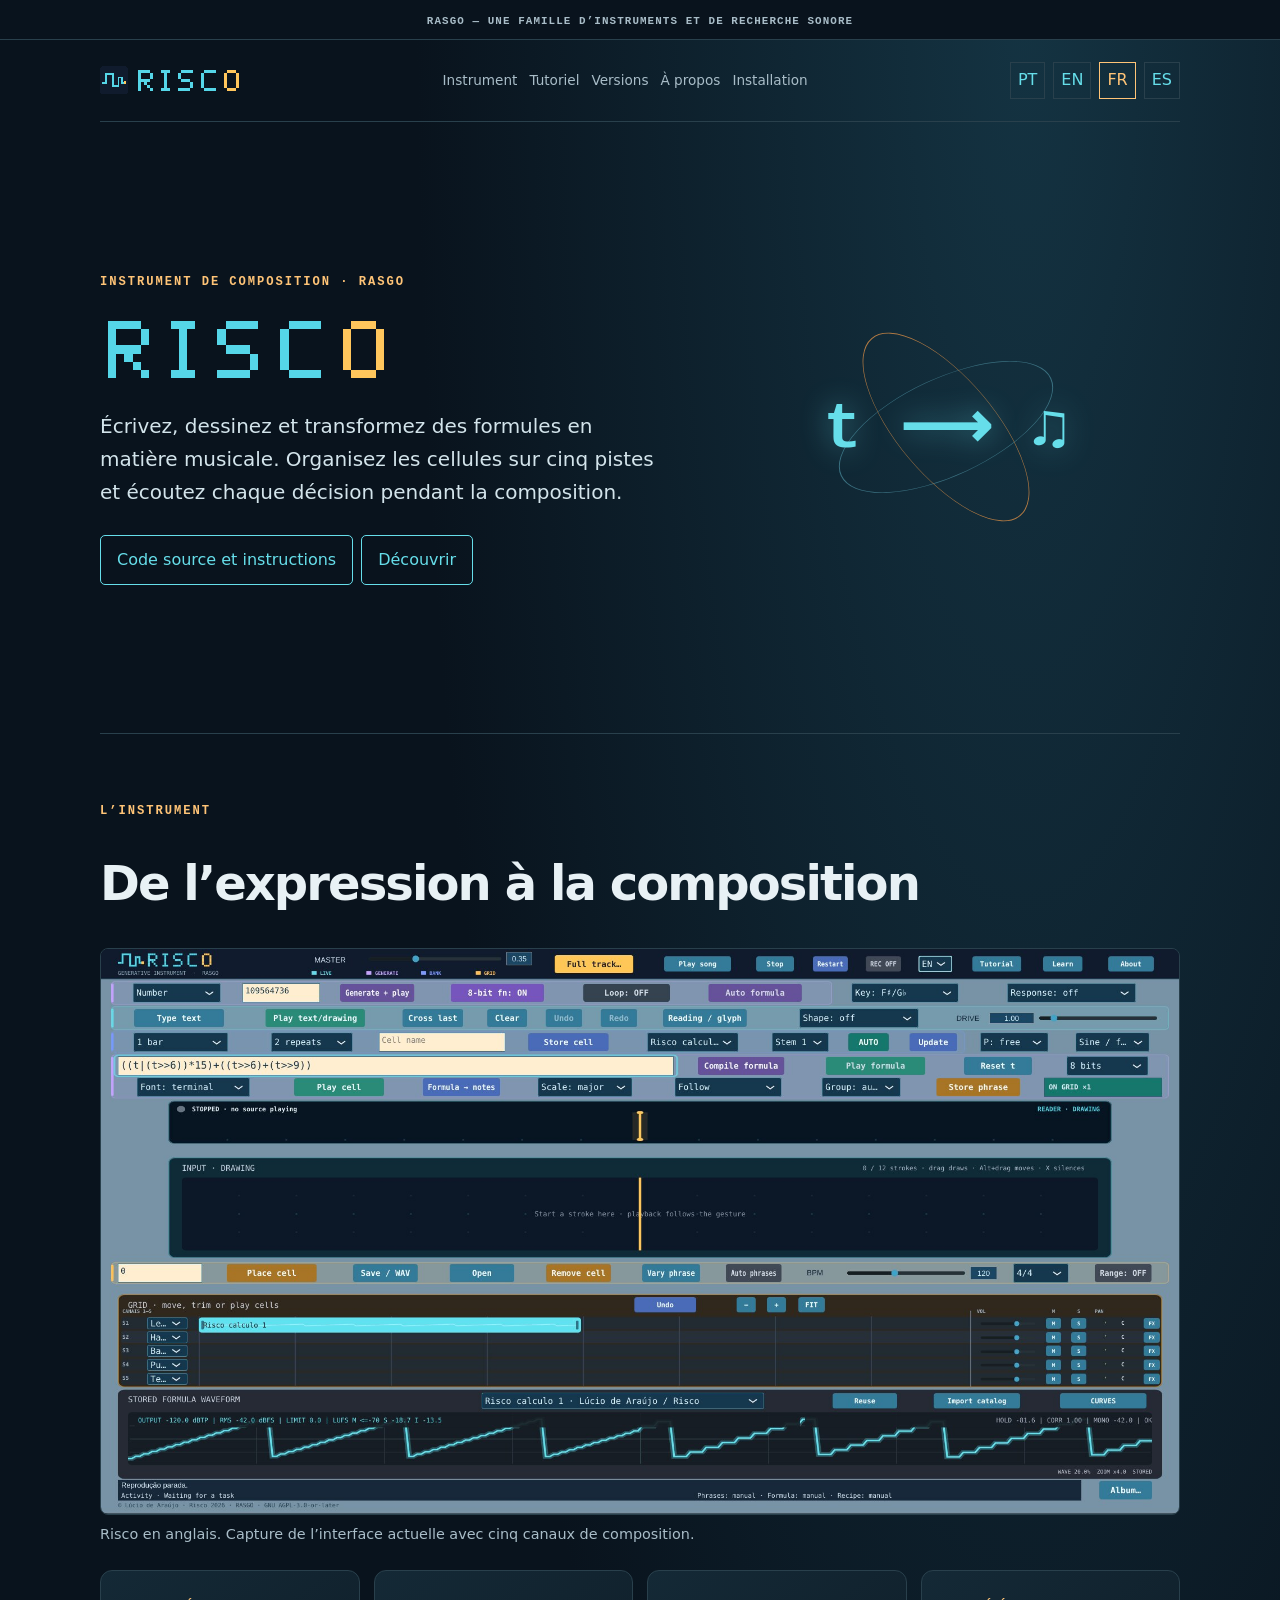
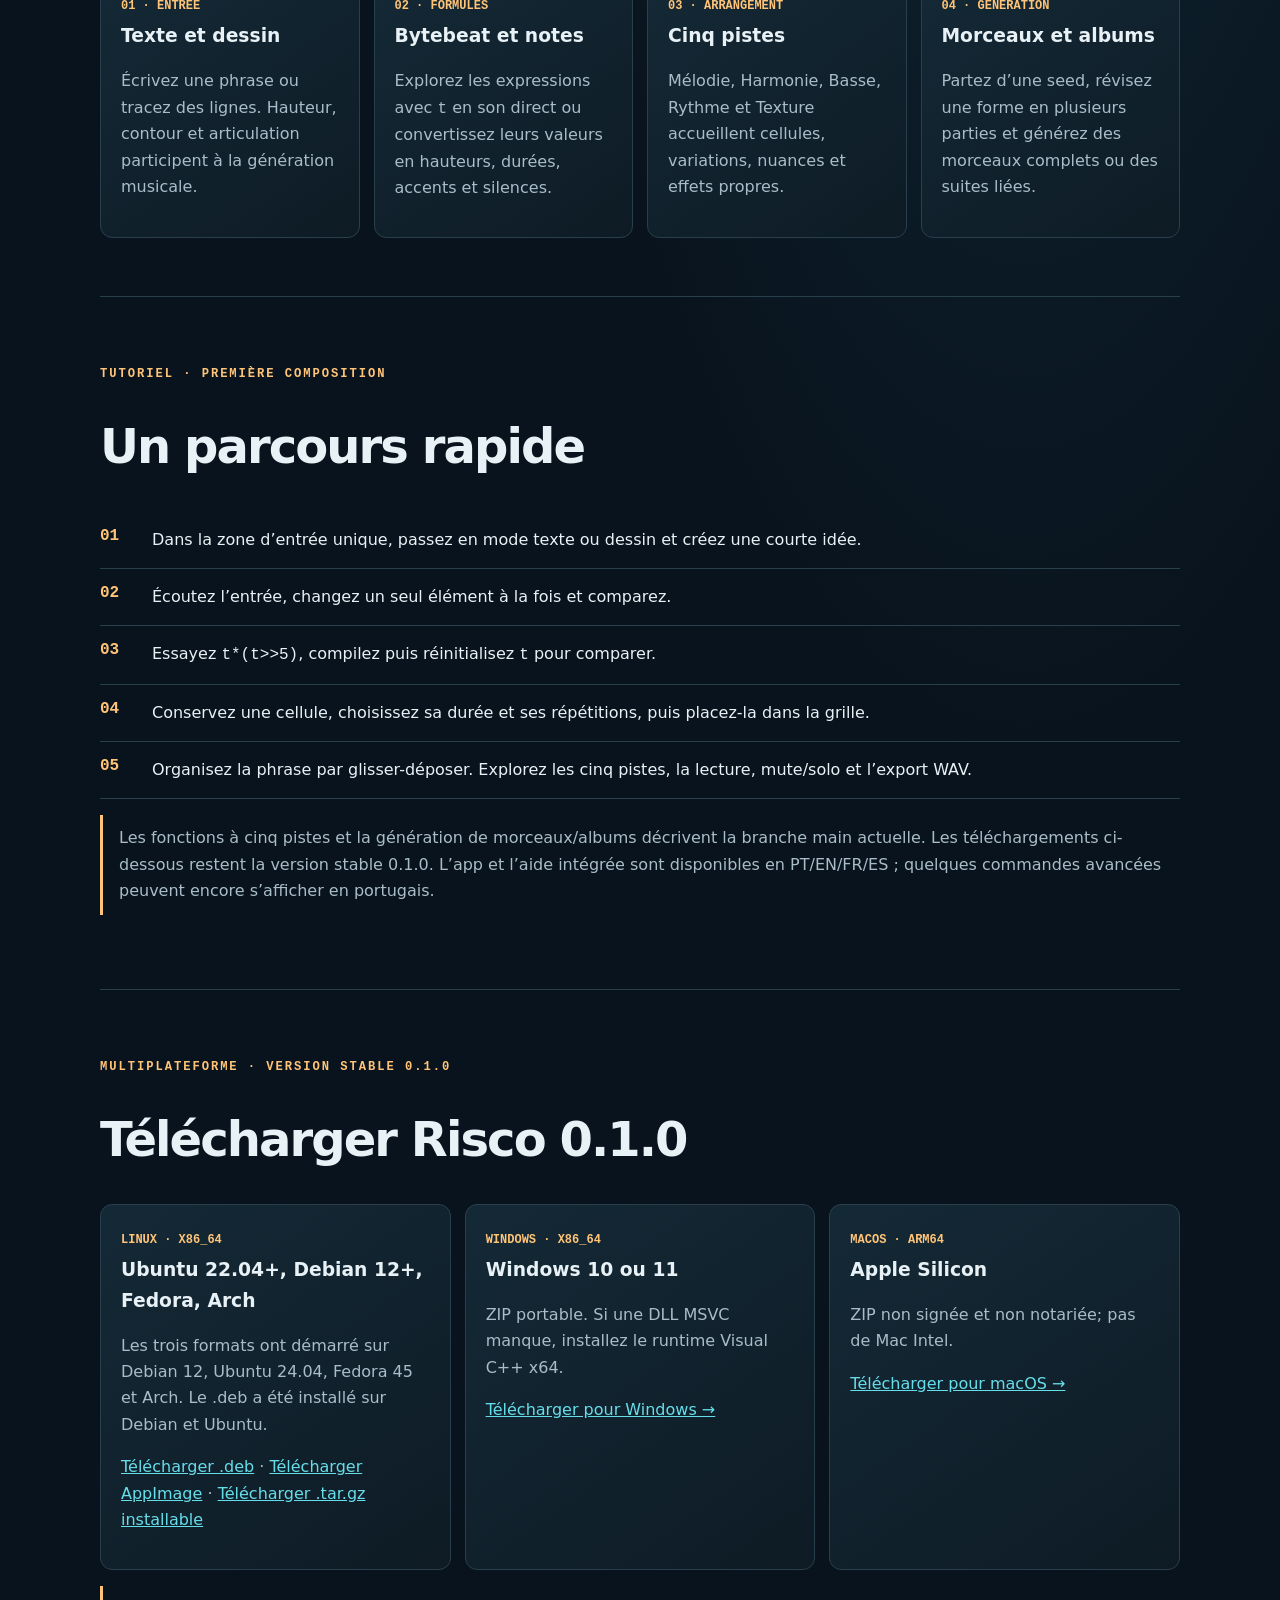
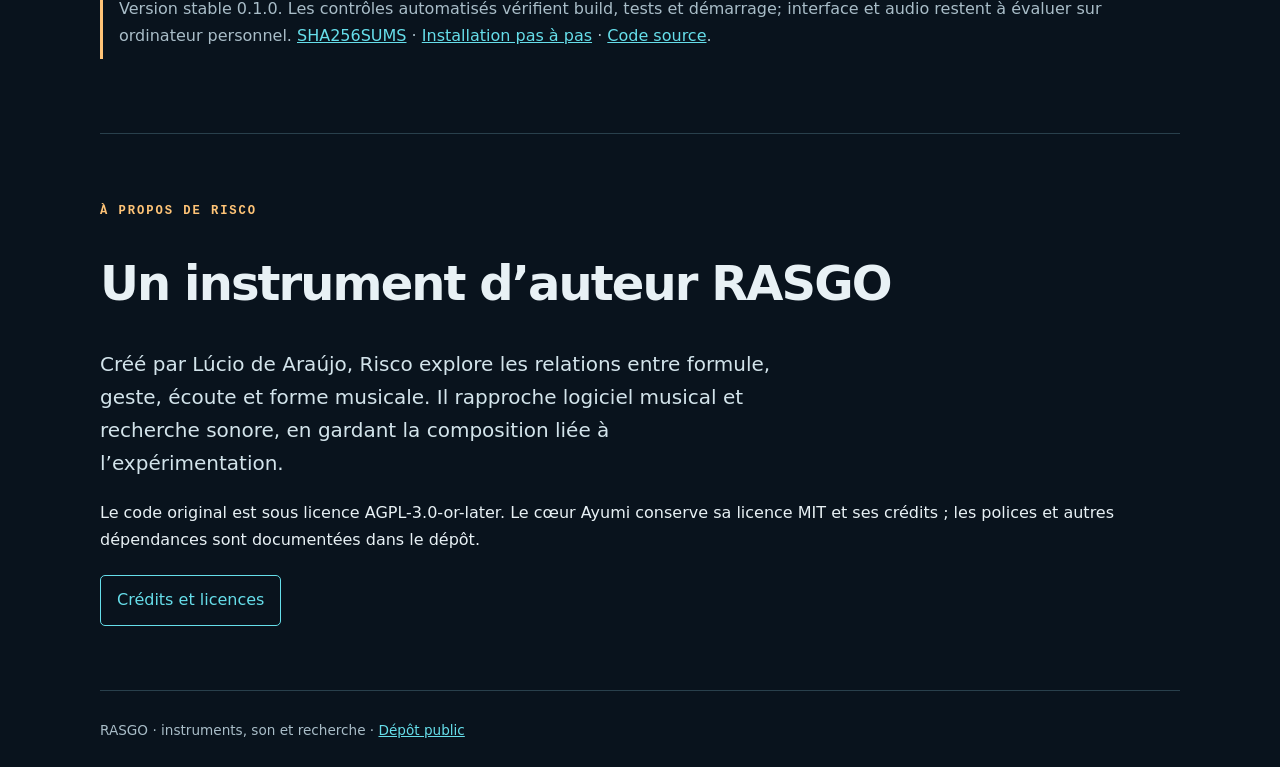
<file: website/fr.html>
<!doctype html><html lang="fr"><head><meta charset="utf-8"><meta name="viewport" content="width=device-width,initial-scale=1"><meta name="description" content="Risco — instrument musical pour formules, dessin, Bytebeat et composition par cellules."><title>Risco — instrument musical</title><link rel="icon" type="image/x-icon" sizes="16x16 32x32 48x48" href="assets/identity/favicon.ico">
<link rel="icon" type="image/png" sizes="32x32" href="assets/identity/favicon-32.png">
<link rel="icon" type="image/svg+xml" sizes="any" href="assets/identity/risco-favicon.svg">
<link rel="apple-touch-icon" sizes="180x180" href="assets/identity/apple-touch-icon.png">
<link rel="stylesheet" href="style.css?v=20261126-logo"></head><body>
<div class="rasgo-strip"><a href="https://rasgoinstruments.arquiviagem.net/fr.html">RASGO — une famille d’instruments et de recherche sonore</a></div>
<header><a class="brand" href="#top"><img src="assets/identity/risco-favicon.svg" width="28" height="28" alt=""><img src="assets/identity/risco-wordmark.svg" width="106" height="29" alt="Risco"></a><nav><a href="#instrument">Instrument</a><a href="#tutoriel">Tutoriel</a><a href="#versions">Versions</a><a href="#apropos">À propos</a><a href="instalacao-fr.html">Installation</a></nav><div class="lang"><a href="index.html">PT</a><a href="en.html">EN</a><a class="current" href="fr.html">FR</a><a href="es.html">ES</a></div></header><main><section class="hero" id="top"><div><p class="eyebrow">Instrument de composition · RASGO</p><h1 class="hero-wordmark"><img src="assets/identity/risco-wordmark.svg" width="106" height="29" alt="Risco"></h1><p class="lead">Écrivez, dessinez et transformez des formules en matière musicale. Organisez les cellules sur cinq pistes et écoutez chaque décision pendant la composition.</p><a class="button" href="https://github.com/lucioaraujo/risco">Code source et instructions</a><a class="button" href="#tutoriel">Découvrir</a></div><div class="orbit" aria-label="Formules transformées en musique"><span>t ⟶ ♫</span></div></section><section id="instrument"><p class="eyebrow">L’instrument</p><h2>De l’expression à la composition</h2>
<figure class="interface"><a href="assets/risco-main-en-1920.jpg"><img src="assets/risco-main-en-1920.jpg" width="1920" height="1006" alt="Interface de Risco en anglais avec la zone de dessin, les formules et les cinq canaux de composition."></a><figcaption>Risco en anglais. Capture de l’interface actuelle avec cinq canaux de composition.</figcaption></figure>
<div class="grid"><article class="card"><span class="tag">01 · Entrée</span><h3>Texte et dessin</h3><p>Écrivez une phrase ou tracez des lignes. Hauteur, contour et articulation participent à la génération musicale.</p></article><article class="card"><span class="tag">02 · Formules</span><h3>Bytebeat et notes</h3><p>Explorez les expressions avec <code>t</code> en son direct ou convertissez leurs valeurs en hauteurs, durées, accents et silences.</p></article><article class="card"><span class="tag">03 · Arrangement</span><h3>Cinq pistes</h3><p>Mélodie, Harmonie, Basse, Rythme et Texture accueillent cellules, variations, nuances et effets propres.</p></article><article class="card"><span class="tag">04 · Génération</span><h3>Morceaux et albums</h3><p>Partez d’une seed, révisez une forme en plusieurs parties et générez des morceaux complets ou des suites liées.</p></article></div></section><section id="tutoriel"><p class="eyebrow">Tutoriel · première composition</p><h2>Un parcours rapide</h2><ol class="steps"><li>Dans la zone d’entrée unique, passez en mode texte ou dessin et créez une courte idée.</li><li>Écoutez l’entrée, changez un seul élément à la fois et comparez.</li><li>Essayez <code>t*(t&gt;&gt;5)</code>, compilez puis réinitialisez <code>t</code> pour comparer.</li><li>Conservez une cellule, choisissez sa durée et ses répétitions, puis placez-la dans la grille.</li><li>Organisez la phrase par glisser-déposer. Explorez les cinq pistes, la lecture, mute/solo et l’export WAV.</li></ol><p class="note">Les fonctions à cinq pistes et la génération de morceaux/albums décrivent la branche main actuelle. Les téléchargements ci-dessous restent la version stable 0.1.0. L’app et l’aide intégrée sont disponibles en PT/EN/FR/ES ; quelques commandes avancées peuvent encore s’afficher en portugais.</p></section><section id="versions"><p class="eyebrow">Multiplateforme · version stable 0.1.0</p><h2>Télécharger Risco 0.1.0</h2><div class="grid"><article class="card"><span class="tag">Linux · x86_64</span><h3>Ubuntu 22.04+, Debian 12+, Fedora, Arch</h3><p>Les trois formats ont démarré sur Debian 12, Ubuntu 24.04, Fedora 45 et Arch. Le .deb a été installé sur Debian et Ubuntu.</p><p><a href="https://github.com/lucioaraujo/risco/releases/download/v0.1.0/risco-0.1.0-linux-x86_64.deb">Télécharger .deb</a> · <a href="https://github.com/lucioaraujo/risco/releases/download/v0.1.0/risco-0.1.0-linux-x86_64.AppImage">Télécharger AppImage</a> · <a href="https://github.com/lucioaraujo/risco/releases/download/v0.1.0/risco-0.1.0-linux-x86_64.tar.gz">Télécharger .tar.gz installable</a></p></article><article class="card"><span class="tag">Windows · x86_64</span><h3>Windows 10 ou 11</h3><p>ZIP portable. Si une DLL MSVC manque, installez le runtime Visual C++ x64.</p><a href="https://github.com/lucioaraujo/risco/releases/download/v0.1.0/risco-0.1.0-windows-x64.zip">Télécharger pour Windows →</a></article><article class="card"><span class="tag">macOS · arm64</span><h3>Apple Silicon</h3><p>ZIP non signée et non notariée; pas de Mac Intel.</p><a href="https://github.com/lucioaraujo/risco/releases/download/v0.1.0/risco-0.1.0-macos-arm64.zip">Télécharger pour macOS →</a></article></div><p class="note">Version stable 0.1.0. Les contrôles automatisés vérifient build, tests et démarrage; interface et audio restent à évaluer sur ordinateur personnel. <a href="https://github.com/lucioaraujo/risco/releases/download/v0.1.0/SHA256SUMS">SHA256SUMS</a> · <a href="instalacao-fr.html">Installation pas à pas</a> · <a href="https://github.com/lucioaraujo/risco/tree/v0.1.0">Code source</a>.</p></section><section id="apropos"><p class="eyebrow">À propos de Risco</p><h2>Un instrument d’auteur RASGO</h2><p class="lead">Créé par Lúcio de Araújo, Risco explore les relations entre formule, geste, écoute et forme musicale. Il rapproche logiciel musical et recherche sonore, en gardant la composition liée à l’expérimentation.</p><p>Le code original est sous licence AGPL-3.0-or-later. Le cœur Ayumi conserve sa licence MIT et ses crédits ; les polices et autres dépendances sont documentées dans le dépôt.</p><a class="button" href="https://github.com/lucioaraujo/risco/blob/main/CREDITOS_E_LICENCAS.md">Crédits et licences</a></section></main><footer>RASGO · instruments, son et recherche · <a href="https://github.com/lucioaraujo/risco">Dépôt public</a></footer></body></html>
</file>
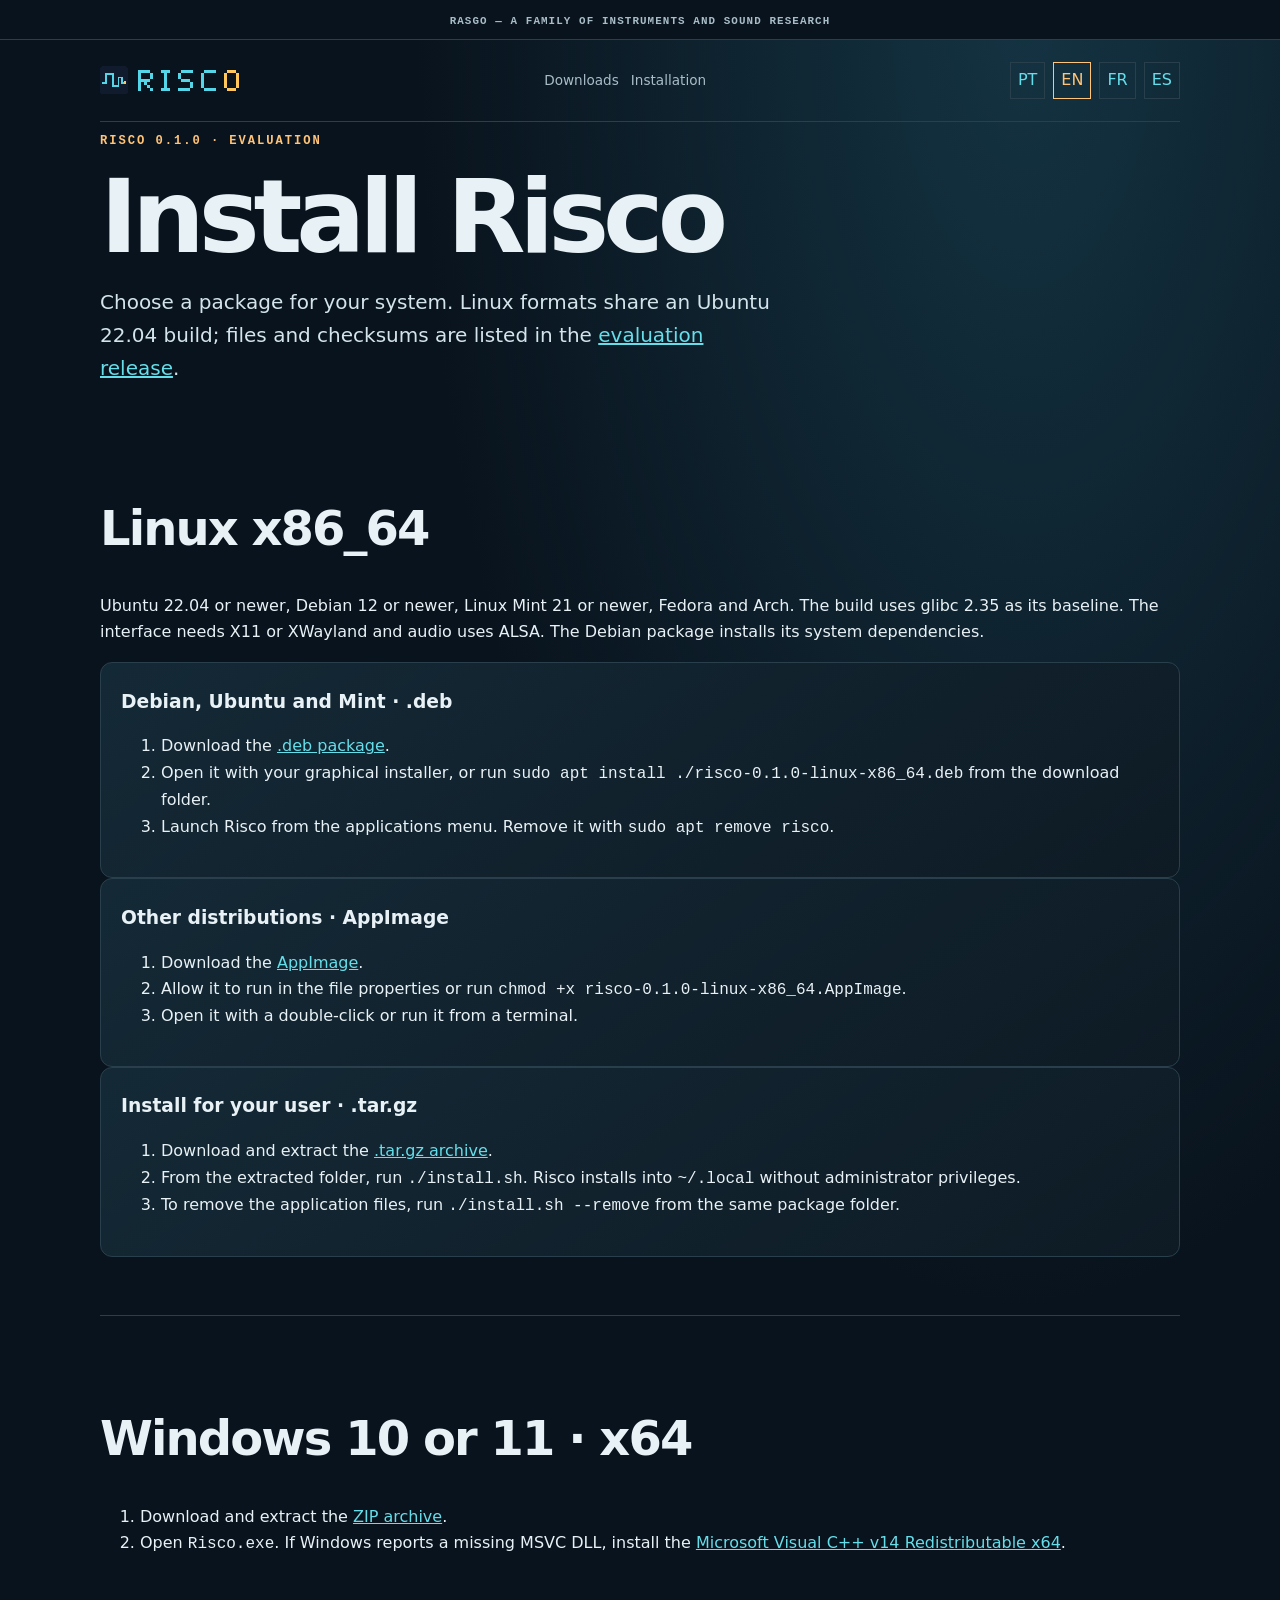
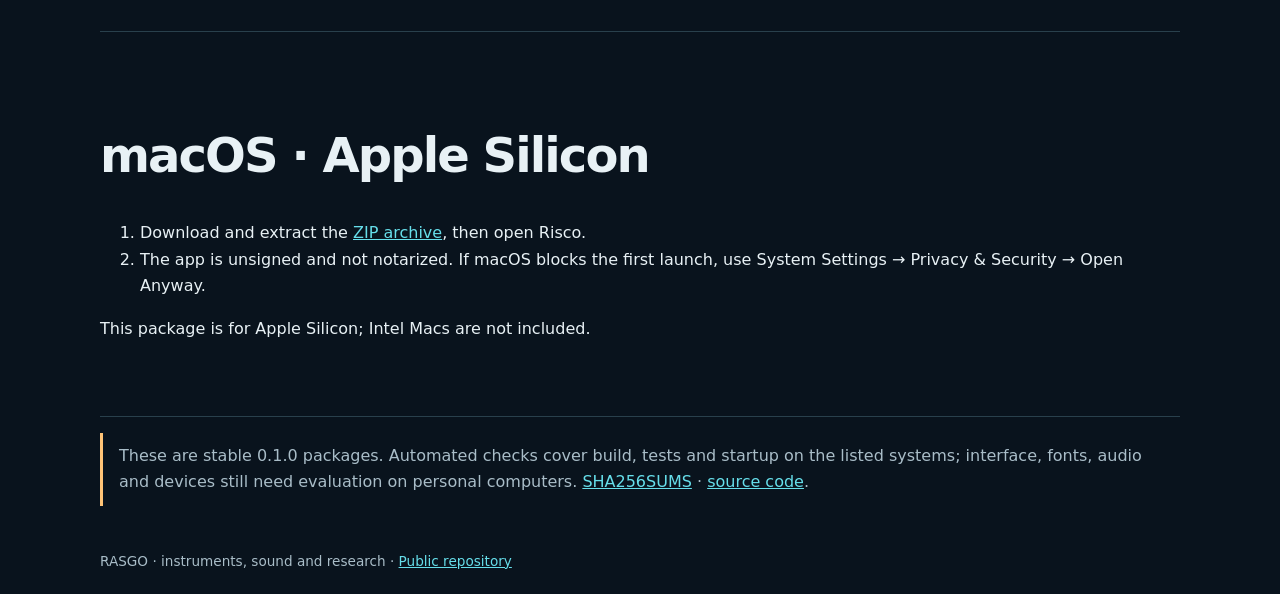
<file: website/instalacao-en.html>
<!doctype html>
<html lang="en">
<head>
  <meta charset="utf-8">
  <meta name="viewport" content="width=device-width, initial-scale=1">
  <meta name="description" content="Install Risco on Linux, Windows and macOS: packages, requirements and first-launch notices.">
  <title>Install Risco</title>
  <link rel="icon" type="image/x-icon" sizes="16x16 32x32 48x48" href="assets/identity/favicon.ico">
<link rel="icon" type="image/png" sizes="32x32" href="assets/identity/favicon-32.png">
<link rel="icon" type="image/svg+xml" sizes="any" href="assets/identity/risco-favicon.svg">
<link rel="apple-touch-icon" sizes="180x180" href="assets/identity/apple-touch-icon.png">
<link rel="stylesheet" href="style.css?v=20261126-logo">
</head>
<body>
<div class="rasgo-strip"><a href="https://rasgoinstruments.arquiviagem.net/en.html">RASGO — a family of instruments and sound research</a></div>
<header><a class="brand" href="en.html"><img src="assets/identity/risco-favicon.svg" width="28" height="28" alt=""><img src="assets/identity/risco-wordmark.svg" width="106" height="29" alt="Risco"></a>
  <nav><a href="en.html#versions">Downloads</a><a href="instalacao-en.html">Installation</a></nav>
  <div class="lang"><a href="instalacao.html">PT</a><a class="current" href="instalacao-en.html">EN</a><a href="instalacao-fr.html">FR</a><a href="instalacao-es.html">ES</a></div>
</header>
<main class="doc">
  <p class="eyebrow">Risco 0.1.0 · evaluation</p>
  <h1>Install Risco</h1>
  <p class="lead">Choose a package for your system. Linux formats share an Ubuntu 22.04 build; files and checksums are listed in the <a href="https://github.com/lucioaraujo/risco/releases/tag/v0.1.0">evaluation release</a>.</p>

  <section><h2>Linux x86_64</h2>
    <p>Ubuntu 22.04 or newer, Debian 12 or newer, Linux Mint 21 or newer, Fedora and Arch. The build uses glibc 2.35 as its baseline. The interface needs X11 or XWayland and audio uses ALSA. The Debian package installs its system dependencies.</p>
    <article class="card"><h3>Debian, Ubuntu and Mint · .deb</h3><ol><li>Download the <a href="https://github.com/lucioaraujo/risco/releases/download/v0.1.0/risco-0.1.0-linux-x86_64.deb">.deb package</a>.</li><li>Open it with your graphical installer, or run <code>sudo apt install ./risco-0.1.0-linux-x86_64.deb</code> from the download folder.</li><li>Launch Risco from the applications menu. Remove it with <code>sudo apt remove risco</code>.</li></ol></article>
    <article class="card"><h3>Other distributions · AppImage</h3><ol><li>Download the <a href="https://github.com/lucioaraujo/risco/releases/download/v0.1.0/risco-0.1.0-linux-x86_64.AppImage">AppImage</a>.</li><li>Allow it to run in the file properties or run <code>chmod +x risco-0.1.0-linux-x86_64.AppImage</code>.</li><li>Open it with a double-click or run it from a terminal.</li></ol></article>
    <article class="card"><h3>Install for your user · .tar.gz</h3><ol><li>Download and extract the <a href="https://github.com/lucioaraujo/risco/releases/download/v0.1.0/risco-0.1.0-linux-x86_64.tar.gz">.tar.gz archive</a>.</li><li>From the extracted folder, run <code>./install.sh</code>. Risco installs into <code>~/.local</code> without administrator privileges.</li><li>To remove the application files, run <code>./install.sh --remove</code> from the same package folder.</li></ol></article>
  </section>

  <section><h2>Windows 10 or 11 · x64</h2>
    <ol><li>Download and extract the <a href="https://github.com/lucioaraujo/risco/releases/download/v0.1.0/risco-0.1.0-windows-x64.zip">ZIP archive</a>.</li><li>Open <code>Risco.exe</code>. If Windows reports a missing MSVC DLL, install the <a href="https://aka.ms/vc14/vc_redist.x64.exe">Microsoft Visual C++ v14 Redistributable x64</a>.</li></ol>
  </section>

  <section><h2>macOS · Apple Silicon</h2>
    <ol><li>Download and extract the <a href="https://github.com/lucioaraujo/risco/releases/download/v0.1.0/risco-0.1.0-macos-arm64.zip">ZIP archive</a>, then open Risco.</li><li>The app is unsigned and not notarized. If macOS blocks the first launch, use System Settings → Privacy &amp; Security → Open Anyway.</li></ol>
    <p>This package is for Apple Silicon; Intel Macs are not included.</p>
  </section>
  <p class="note">These are stable 0.1.0 packages. Automated checks cover build, tests and startup on the listed systems; interface, fonts, audio and devices still need evaluation on personal computers. <a href="https://github.com/lucioaraujo/risco/releases/download/v0.1.0/SHA256SUMS">SHA256SUMS</a> · <a href="https://github.com/lucioaraujo/risco/tree/v0.1.0">source code</a>.</p>
</main>
<footer>RASGO · instruments, sound and research · <a href="https://github.com/lucioaraujo/risco">Public repository</a></footer>
</body>
</html>
</file>
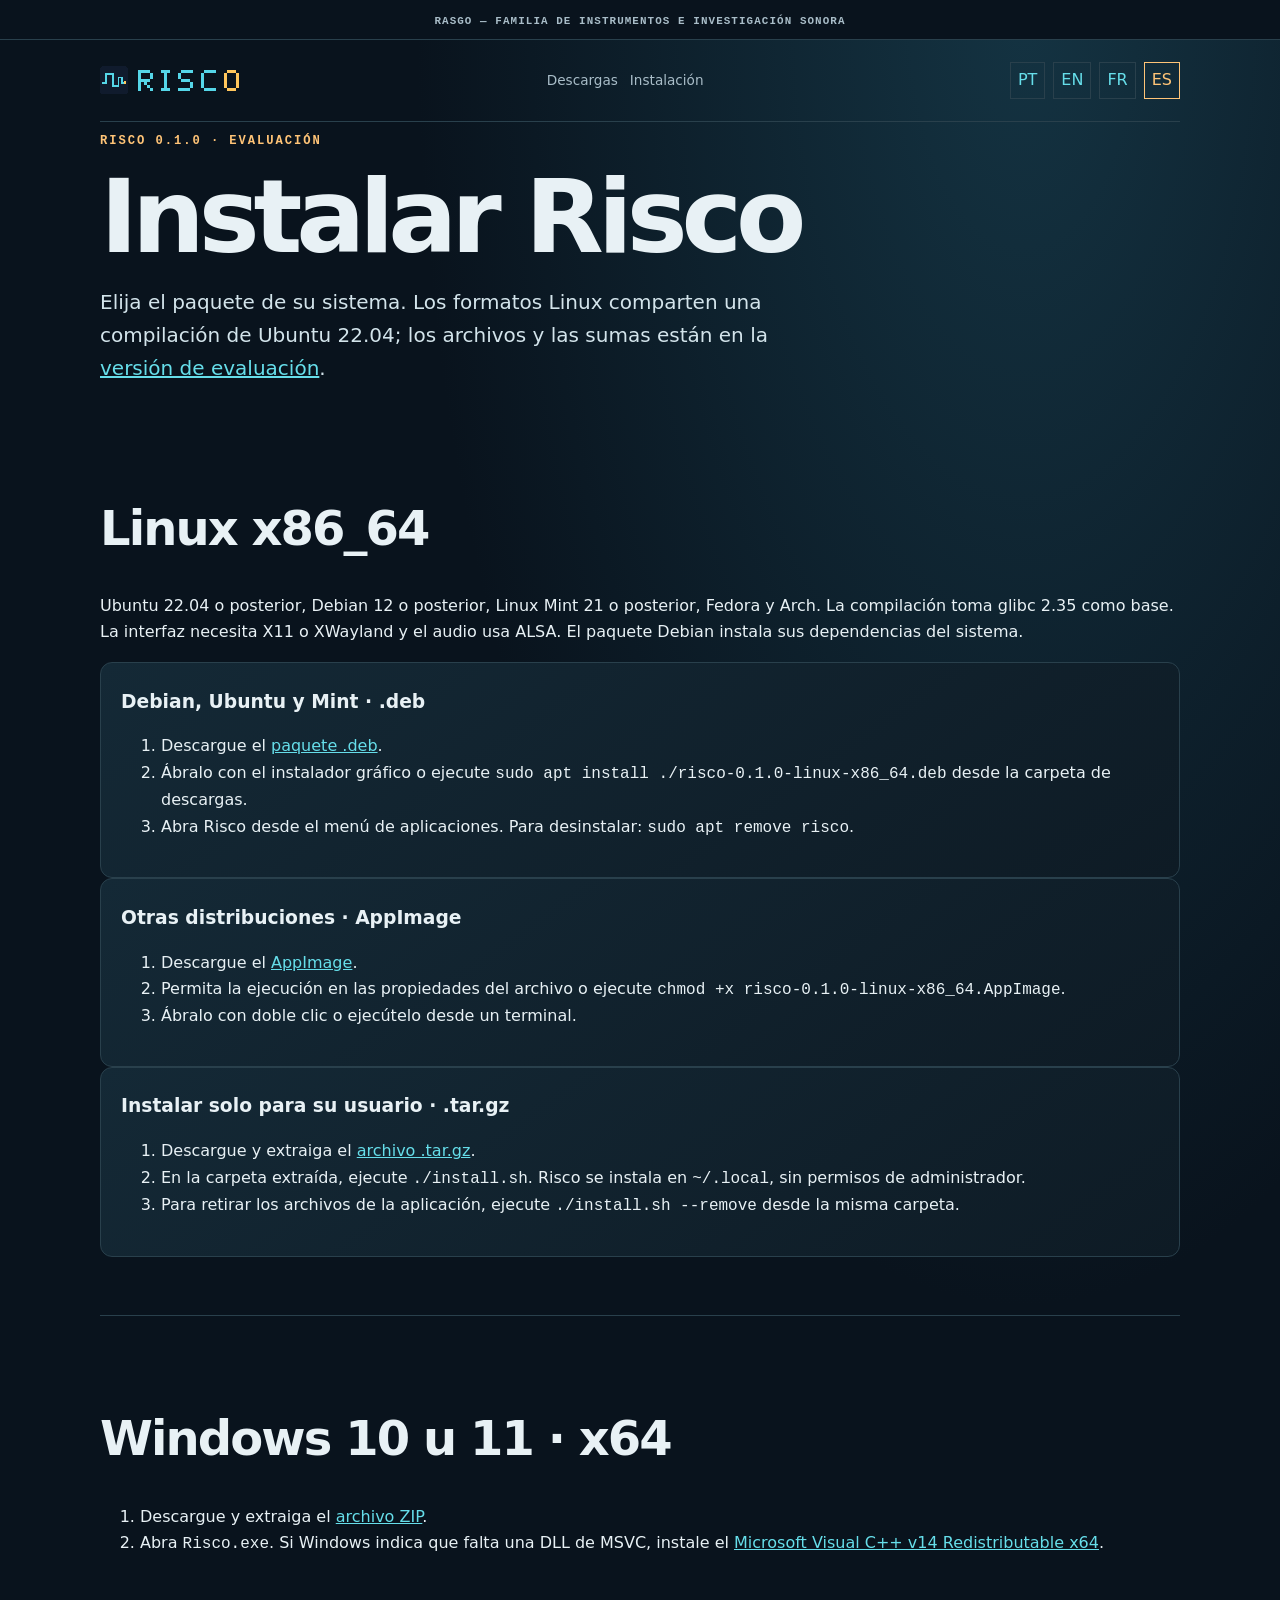
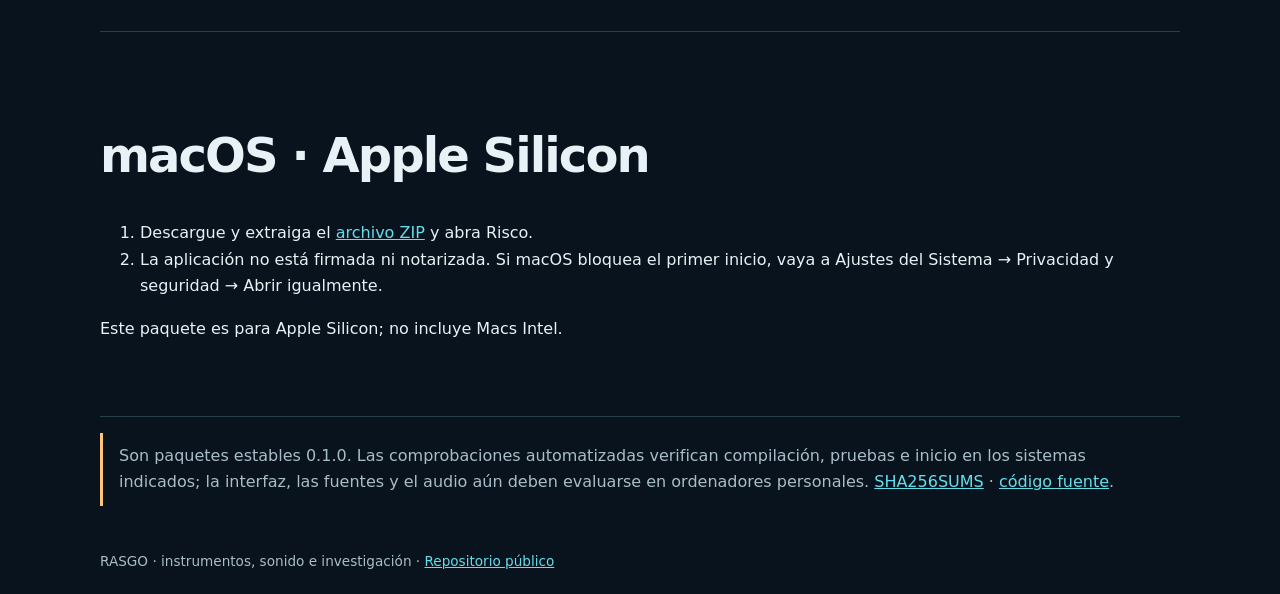
<file: website/instalacao-es.html>
<!doctype html>
<html lang="es">
<head>
  <meta charset="utf-8">
  <meta name="viewport" content="width=device-width, initial-scale=1">
  <meta name="description" content="Instalación de Risco en Linux, Windows y macOS: paquetes, requisitos y avisos del primer inicio.">
  <title>Instalar Risco</title>
  <link rel="icon" type="image/x-icon" sizes="16x16 32x32 48x48" href="assets/identity/favicon.ico">
<link rel="icon" type="image/png" sizes="32x32" href="assets/identity/favicon-32.png">
<link rel="icon" type="image/svg+xml" sizes="any" href="assets/identity/risco-favicon.svg">
<link rel="apple-touch-icon" sizes="180x180" href="assets/identity/apple-touch-icon.png">
<link rel="stylesheet" href="style.css?v=20261126-logo">
</head>
<body>
<div class="rasgo-strip"><a href="https://rasgoinstruments.arquiviagem.net/es.html">RASGO — familia de instrumentos e investigación sonora</a></div>
<header><a class="brand" href="es.html"><img src="assets/identity/risco-favicon.svg" width="28" height="28" alt=""><img src="assets/identity/risco-wordmark.svg" width="106" height="29" alt="Risco"></a>
  <nav><a href="es.html#versiones">Descargas</a><a href="instalacao-es.html">Instalación</a></nav>
  <div class="lang"><a href="instalacao.html">PT</a><a href="instalacao-en.html">EN</a><a href="instalacao-fr.html">FR</a><a class="current" href="instalacao-es.html">ES</a></div>
</header>
<main class="doc">
  <p class="eyebrow">Risco 0.1.0 · evaluación</p>
  <h1>Instalar Risco</h1>
  <p class="lead">Elija el paquete de su sistema. Los formatos Linux comparten una compilación de Ubuntu 22.04; los archivos y las sumas están en la <a href="https://github.com/lucioaraujo/risco/releases/tag/v0.1.0">versión de evaluación</a>.</p>

  <section><h2>Linux x86_64</h2>
    <p>Ubuntu 22.04 o posterior, Debian 12 o posterior, Linux Mint 21 o posterior, Fedora y Arch. La compilación toma glibc 2.35 como base. La interfaz necesita X11 o XWayland y el audio usa ALSA. El paquete Debian instala sus dependencias del sistema.</p>
    <article class="card"><h3>Debian, Ubuntu y Mint · .deb</h3><ol><li>Descargue el <a href="https://github.com/lucioaraujo/risco/releases/download/v0.1.0/risco-0.1.0-linux-x86_64.deb">paquete .deb</a>.</li><li>Ábralo con el instalador gráfico o ejecute <code>sudo apt install ./risco-0.1.0-linux-x86_64.deb</code> desde la carpeta de descargas.</li><li>Abra Risco desde el menú de aplicaciones. Para desinstalar: <code>sudo apt remove risco</code>.</li></ol></article>
    <article class="card"><h3>Otras distribuciones · AppImage</h3><ol><li>Descargue el <a href="https://github.com/lucioaraujo/risco/releases/download/v0.1.0/risco-0.1.0-linux-x86_64.AppImage">AppImage</a>.</li><li>Permita la ejecución en las propiedades del archivo o ejecute <code>chmod +x risco-0.1.0-linux-x86_64.AppImage</code>.</li><li>Ábralo con doble clic o ejecútelo desde un terminal.</li></ol></article>
    <article class="card"><h3>Instalar solo para su usuario · .tar.gz</h3><ol><li>Descargue y extraiga el <a href="https://github.com/lucioaraujo/risco/releases/download/v0.1.0/risco-0.1.0-linux-x86_64.tar.gz">archivo .tar.gz</a>.</li><li>En la carpeta extraída, ejecute <code>./install.sh</code>. Risco se instala en <code>~/.local</code>, sin permisos de administrador.</li><li>Para retirar los archivos de la aplicación, ejecute <code>./install.sh --remove</code> desde la misma carpeta.</li></ol></article>
  </section>

  <section><h2>Windows 10 u 11 · x64</h2>
    <ol><li>Descargue y extraiga el <a href="https://github.com/lucioaraujo/risco/releases/download/v0.1.0/risco-0.1.0-windows-x64.zip">archivo ZIP</a>.</li><li>Abra <code>Risco.exe</code>. Si Windows indica que falta una DLL de MSVC, instale el <a href="https://aka.ms/vc14/vc_redist.x64.exe">Microsoft Visual C++ v14 Redistributable x64</a>.</li></ol>
  </section>

  <section><h2>macOS · Apple Silicon</h2>
    <ol><li>Descargue y extraiga el <a href="https://github.com/lucioaraujo/risco/releases/download/v0.1.0/risco-0.1.0-macos-arm64.zip">archivo ZIP</a> y abra Risco.</li><li>La aplicación no está firmada ni notarizada. Si macOS bloquea el primer inicio, vaya a Ajustes del Sistema → Privacidad y seguridad → Abrir igualmente.</li></ol>
    <p>Este paquete es para Apple Silicon; no incluye Macs Intel.</p>
  </section>
  <p class="note">Son paquetes estables 0.1.0. Las comprobaciones automatizadas verifican compilación, pruebas e inicio en los sistemas indicados; la interfaz, las fuentes y el audio aún deben evaluarse en ordenadores personales. <a href="https://github.com/lucioaraujo/risco/releases/download/v0.1.0/SHA256SUMS">SHA256SUMS</a> · <a href="https://github.com/lucioaraujo/risco/tree/v0.1.0">código fuente</a>.</p>
</main>
<footer>RASGO · instrumentos, sonido e investigación · <a href="https://github.com/lucioaraujo/risco">Repositorio público</a></footer>
</body>
</html>
</file>
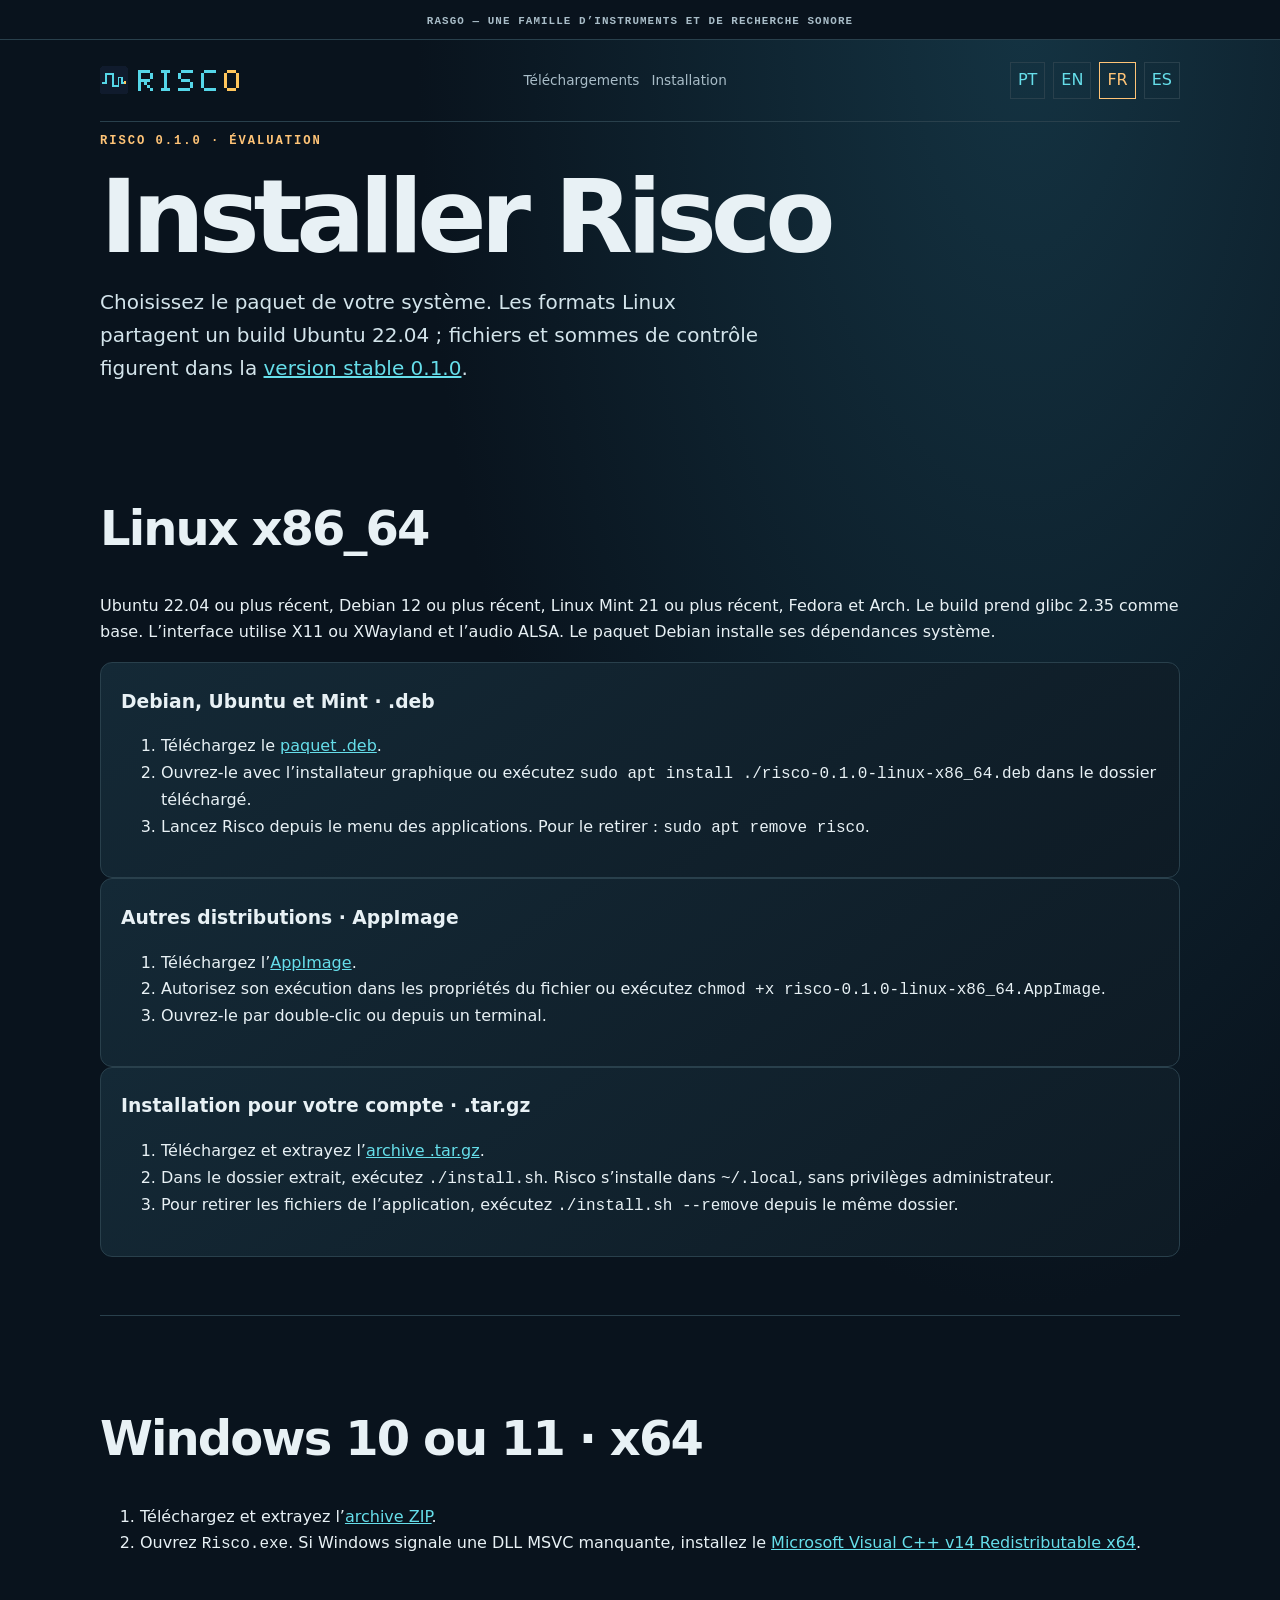
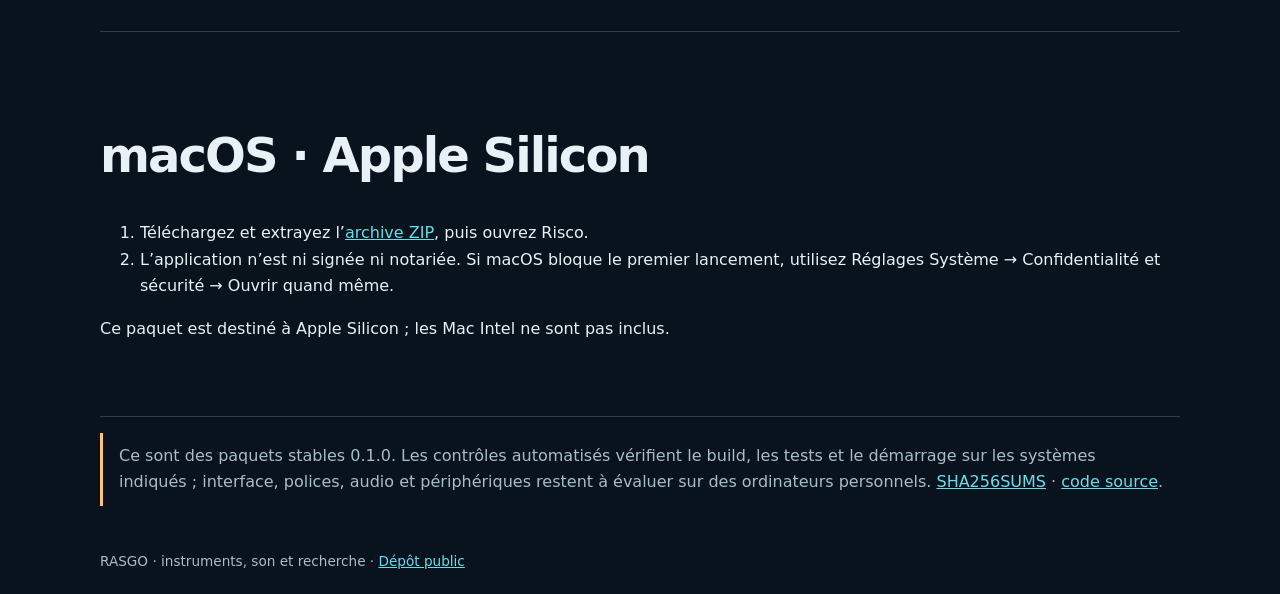
<file: website/instalacao-fr.html>
<!doctype html>
<html lang="fr">
<head>
  <meta charset="utf-8">
  <meta name="viewport" content="width=device-width, initial-scale=1">
  <meta name="description" content="Installer Risco sous Linux, Windows et macOS : paquets, prérequis et avertissements au premier lancement.">
  <title>Installer Risco</title>
  <link rel="icon" type="image/x-icon" sizes="16x16 32x32 48x48" href="assets/identity/favicon.ico">
<link rel="icon" type="image/png" sizes="32x32" href="assets/identity/favicon-32.png">
<link rel="icon" type="image/svg+xml" sizes="any" href="assets/identity/risco-favicon.svg">
<link rel="apple-touch-icon" sizes="180x180" href="assets/identity/apple-touch-icon.png">
<link rel="stylesheet" href="style.css?v=20261126-logo">
</head>
<body>
<div class="rasgo-strip"><a href="https://rasgoinstruments.arquiviagem.net/fr.html">RASGO — une famille d’instruments et de recherche sonore</a></div>
<header><a class="brand" href="fr.html"><img src="assets/identity/risco-favicon.svg" width="28" height="28" alt=""><img src="assets/identity/risco-wordmark.svg" width="106" height="29" alt="Risco"></a>
  <nav><a href="fr.html#versions">Téléchargements</a><a href="instalacao-fr.html">Installation</a></nav>
  <div class="lang"><a href="instalacao.html">PT</a><a href="instalacao-en.html">EN</a><a class="current" href="instalacao-fr.html">FR</a><a href="instalacao-es.html">ES</a></div>
</header>
<main class="doc">
  <p class="eyebrow">Risco 0.1.0 · évaluation</p>
  <h1>Installer Risco</h1>
  <p class="lead">Choisissez le paquet de votre système. Les formats Linux partagent un build Ubuntu 22.04 ; fichiers et sommes de contrôle figurent dans la <a href="https://github.com/lucioaraujo/risco/releases/tag/v0.1.0">version stable 0.1.0</a>.</p>

  <section><h2>Linux x86_64</h2>
    <p>Ubuntu 22.04 ou plus récent, Debian 12 ou plus récent, Linux Mint 21 ou plus récent, Fedora et Arch. Le build prend glibc 2.35 comme base. L’interface utilise X11 ou XWayland et l’audio ALSA. Le paquet Debian installe ses dépendances système.</p>
    <article class="card"><h3>Debian, Ubuntu et Mint · .deb</h3><ol><li>Téléchargez le <a href="https://github.com/lucioaraujo/risco/releases/download/v0.1.0/risco-0.1.0-linux-x86_64.deb">paquet .deb</a>.</li><li>Ouvrez-le avec l’installateur graphique ou exécutez <code>sudo apt install ./risco-0.1.0-linux-x86_64.deb</code> dans le dossier téléchargé.</li><li>Lancez Risco depuis le menu des applications. Pour le retirer : <code>sudo apt remove risco</code>.</li></ol></article>
    <article class="card"><h3>Autres distributions · AppImage</h3><ol><li>Téléchargez l’<a href="https://github.com/lucioaraujo/risco/releases/download/v0.1.0/risco-0.1.0-linux-x86_64.AppImage">AppImage</a>.</li><li>Autorisez son exécution dans les propriétés du fichier ou exécutez <code>chmod +x risco-0.1.0-linux-x86_64.AppImage</code>.</li><li>Ouvrez-le par double-clic ou depuis un terminal.</li></ol></article>
    <article class="card"><h3>Installation pour votre compte · .tar.gz</h3><ol><li>Téléchargez et extrayez l’<a href="https://github.com/lucioaraujo/risco/releases/download/v0.1.0/risco-0.1.0-linux-x86_64.tar.gz">archive .tar.gz</a>.</li><li>Dans le dossier extrait, exécutez <code>./install.sh</code>. Risco s’installe dans <code>~/.local</code>, sans privilèges administrateur.</li><li>Pour retirer les fichiers de l’application, exécutez <code>./install.sh --remove</code> depuis le même dossier.</li></ol></article>
  </section>

  <section><h2>Windows 10 ou 11 · x64</h2>
    <ol><li>Téléchargez et extrayez l’<a href="https://github.com/lucioaraujo/risco/releases/download/v0.1.0/risco-0.1.0-windows-x64.zip">archive ZIP</a>.</li><li>Ouvrez <code>Risco.exe</code>. Si Windows signale une DLL MSVC manquante, installez le <a href="https://aka.ms/vc14/vc_redist.x64.exe">Microsoft Visual C++ v14 Redistributable x64</a>.</li></ol>
  </section>

  <section><h2>macOS · Apple Silicon</h2>
    <ol><li>Téléchargez et extrayez l’<a href="https://github.com/lucioaraujo/risco/releases/download/v0.1.0/risco-0.1.0-macos-arm64.zip">archive ZIP</a>, puis ouvrez Risco.</li><li>L’application n’est ni signée ni notariée. Si macOS bloque le premier lancement, utilisez Réglages Système → Confidentialité et sécurité → Ouvrir quand même.</li></ol>
    <p>Ce paquet est destiné à Apple Silicon ; les Mac Intel ne sont pas inclus.</p>
  </section>
  <p class="note">Ce sont des paquets stables 0.1.0. Les contrôles automatisés vérifient le build, les tests et le démarrage sur les systèmes indiqués ; interface, polices, audio et périphériques restent à évaluer sur des ordinateurs personnels. <a href="https://github.com/lucioaraujo/risco/releases/download/v0.1.0/SHA256SUMS">SHA256SUMS</a> · <a href="https://github.com/lucioaraujo/risco/tree/v0.1.0">code source</a>.</p>
</main>
<footer>RASGO · instruments, son et recherche · <a href="https://github.com/lucioaraujo/risco">Dépôt public</a></footer>
</body>
</html>
</file>
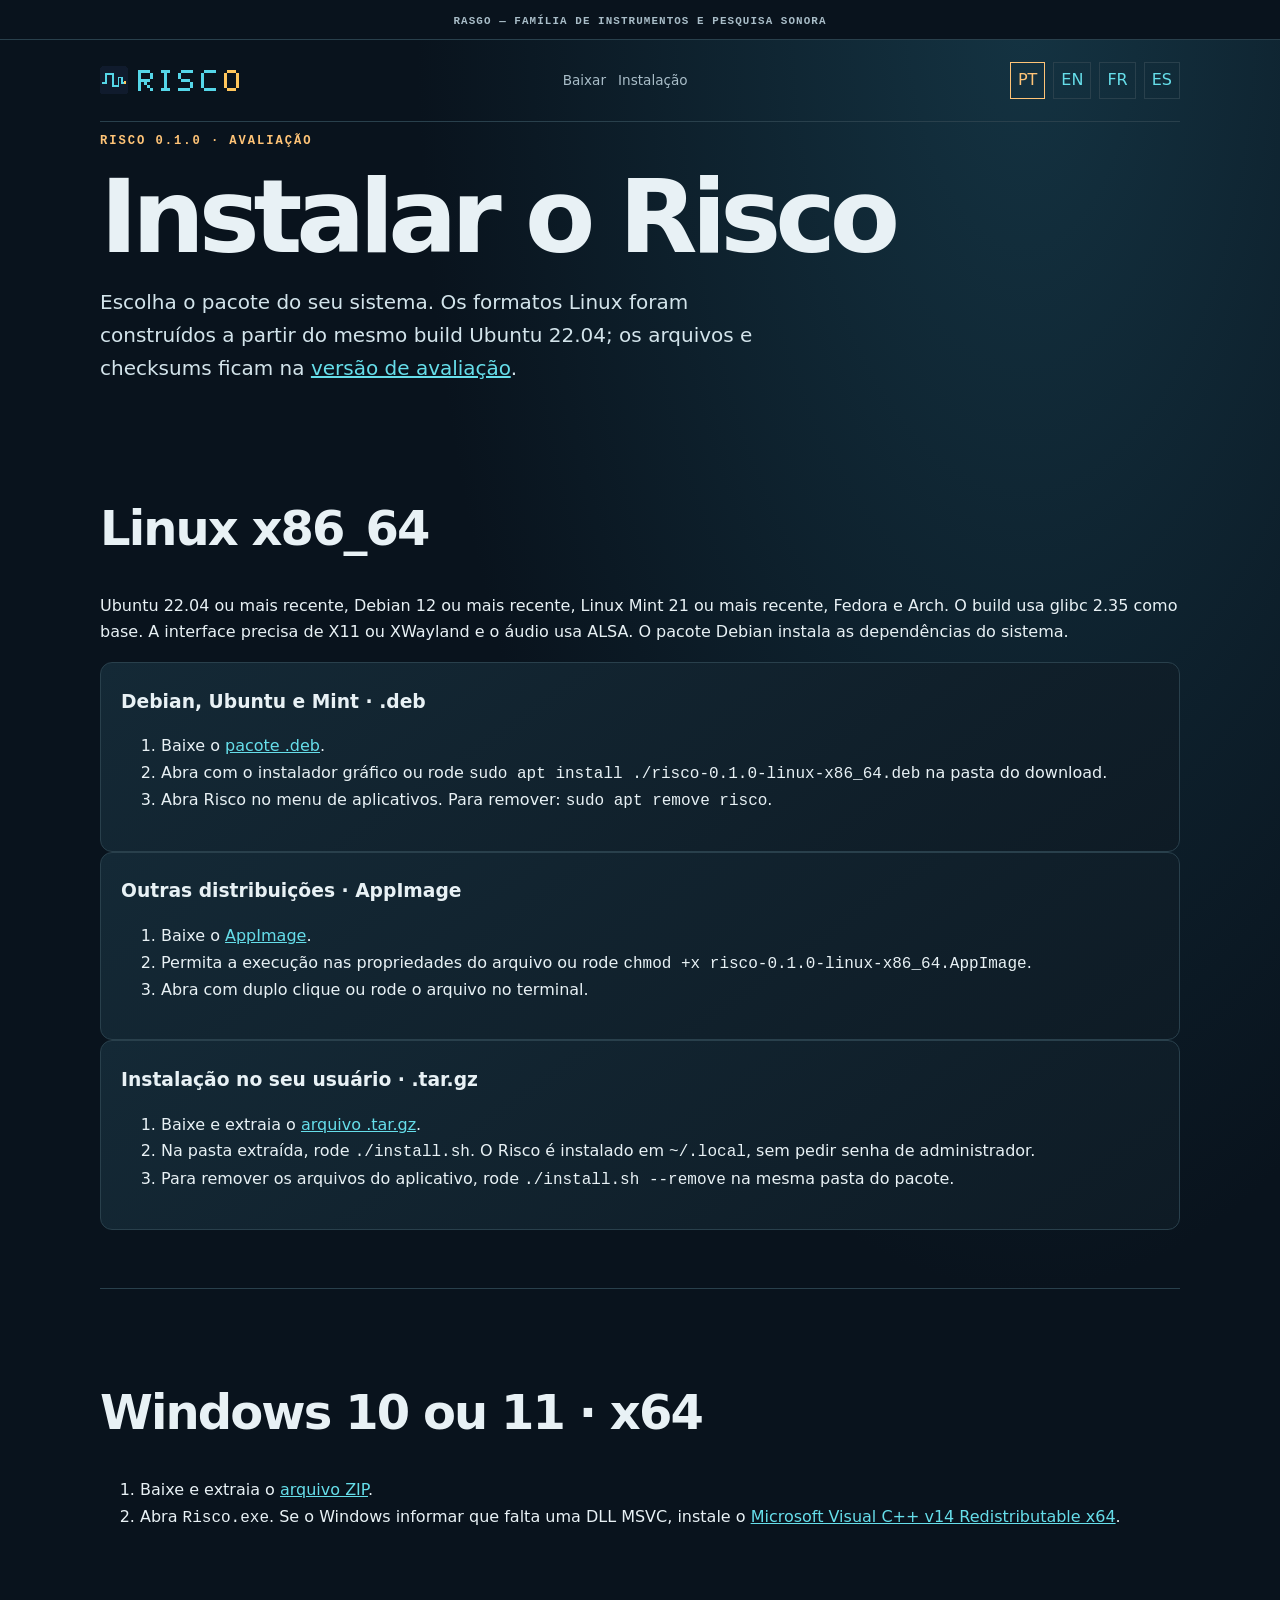
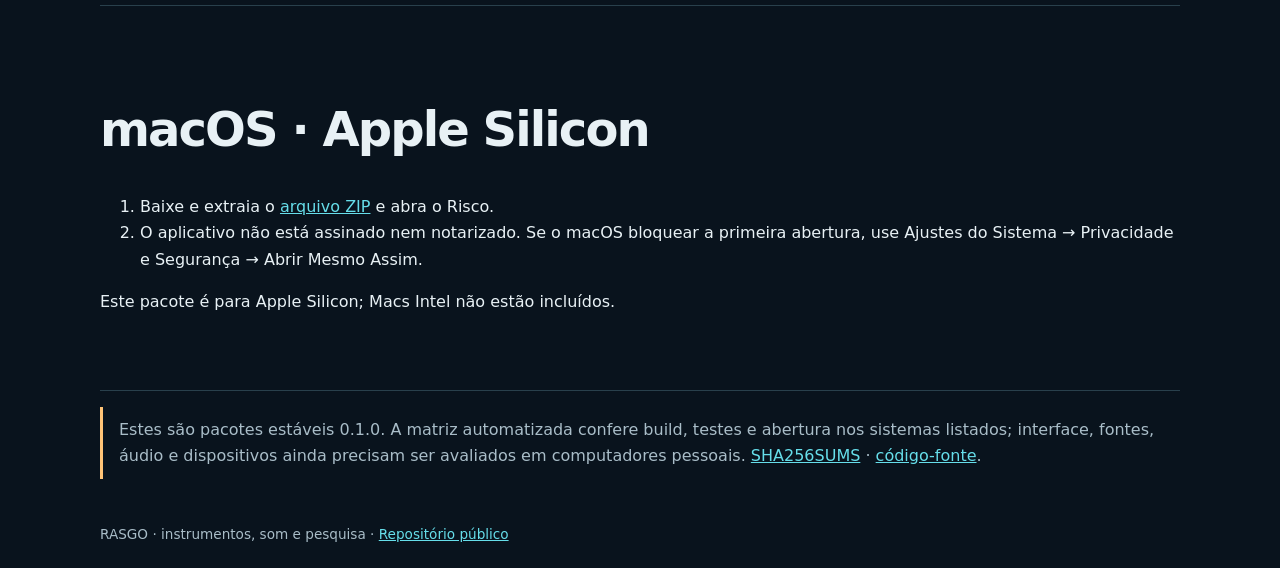
<file: website/instalacao.html>
<!doctype html>
<html lang="pt-BR">
<head>
  <meta charset="utf-8">
  <meta name="viewport" content="width=device-width, initial-scale=1">
  <meta name="description" content="Instalação do Risco no Linux, Windows e macOS: pacotes, requisitos e avisos de primeira abertura.">
  <title>Instalar o Risco</title>
  <link rel="icon" type="image/x-icon" sizes="16x16 32x32 48x48" href="assets/identity/favicon.ico">
<link rel="icon" type="image/png" sizes="32x32" href="assets/identity/favicon-32.png">
<link rel="icon" type="image/svg+xml" sizes="any" href="assets/identity/risco-favicon.svg">
<link rel="apple-touch-icon" sizes="180x180" href="assets/identity/apple-touch-icon.png">
<link rel="stylesheet" href="style.css?v=20261126-logo">
</head>
<body>
<div class="rasgo-strip"><a href="https://rasgoinstruments.arquiviagem.net/?lang=pt">RASGO — família de instrumentos e pesquisa sonora</a></div>
<header><a class="brand" href="index.html"><img src="assets/identity/risco-favicon.svg" width="28" height="28" alt=""><img src="assets/identity/risco-wordmark.svg" width="106" height="29" alt="Risco"></a>
  <nav><a href="index.html#versoes">Baixar</a><a href="instalacao.html">Instalação</a></nav>
  <div class="lang"><a class="current" href="instalacao.html">PT</a><a href="instalacao-en.html">EN</a><a href="instalacao-fr.html">FR</a><a href="instalacao-es.html">ES</a></div>
</header>
<main class="doc">
  <p class="eyebrow">Risco 0.1.0 · avaliação</p>
  <h1>Instalar o Risco</h1>
  <p class="lead">Escolha o pacote do seu sistema. Os formatos Linux foram construídos a partir do mesmo build Ubuntu 22.04; os arquivos e checksums ficam na <a href="https://github.com/lucioaraujo/risco/releases/tag/v0.1.0">versão de avaliação</a>.</p>

  <section><h2>Linux x86_64</h2>
    <p>Ubuntu 22.04 ou mais recente, Debian 12 ou mais recente, Linux Mint 21 ou mais recente, Fedora e Arch. O build usa glibc 2.35 como base. A interface precisa de X11 ou XWayland e o áudio usa ALSA. O pacote Debian instala as dependências do sistema.</p>
    <article class="card"><h3>Debian, Ubuntu e Mint · .deb</h3><ol><li>Baixe o <a href="https://github.com/lucioaraujo/risco/releases/download/v0.1.0/risco-0.1.0-linux-x86_64.deb">pacote .deb</a>.</li><li>Abra com o instalador gráfico ou rode <code>sudo apt install ./risco-0.1.0-linux-x86_64.deb</code> na pasta do download.</li><li>Abra Risco no menu de aplicativos. Para remover: <code>sudo apt remove risco</code>.</li></ol></article>
    <article class="card"><h3>Outras distribuições · AppImage</h3><ol><li>Baixe o <a href="https://github.com/lucioaraujo/risco/releases/download/v0.1.0/risco-0.1.0-linux-x86_64.AppImage">AppImage</a>.</li><li>Permita a execução nas propriedades do arquivo ou rode <code>chmod +x risco-0.1.0-linux-x86_64.AppImage</code>.</li><li>Abra com duplo clique ou rode o arquivo no terminal.</li></ol></article>
    <article class="card"><h3>Instalação no seu usuário · .tar.gz</h3><ol><li>Baixe e extraia o <a href="https://github.com/lucioaraujo/risco/releases/download/v0.1.0/risco-0.1.0-linux-x86_64.tar.gz">arquivo .tar.gz</a>.</li><li>Na pasta extraída, rode <code>./install.sh</code>. O Risco é instalado em <code>~/.local</code>, sem pedir senha de administrador.</li><li>Para remover os arquivos do aplicativo, rode <code>./install.sh --remove</code> na mesma pasta do pacote.</li></ol></article>
  </section>

  <section><h2>Windows 10 ou 11 · x64</h2>
    <ol><li>Baixe e extraia o <a href="https://github.com/lucioaraujo/risco/releases/download/v0.1.0/risco-0.1.0-windows-x64.zip">arquivo ZIP</a>.</li><li>Abra <code>Risco.exe</code>. Se o Windows informar que falta uma DLL MSVC, instale o <a href="https://aka.ms/vc14/vc_redist.x64.exe">Microsoft Visual C++ v14 Redistributable x64</a>.</li></ol>
  </section>

  <section><h2>macOS · Apple Silicon</h2>
    <ol><li>Baixe e extraia o <a href="https://github.com/lucioaraujo/risco/releases/download/v0.1.0/risco-0.1.0-macos-arm64.zip">arquivo ZIP</a> e abra o Risco.</li><li>O aplicativo não está assinado nem notarizado. Se o macOS bloquear a primeira abertura, use Ajustes do Sistema → Privacidade e Segurança → Abrir Mesmo Assim.</li></ol>
    <p>Este pacote é para Apple Silicon; Macs Intel não estão incluídos.</p>
  </section>
  <p class="note">Estes são pacotes estáveis 0.1.0. A matriz automatizada confere build, testes e abertura nos sistemas listados; interface, fontes, áudio e dispositivos ainda precisam ser avaliados em computadores pessoais. <a href="https://github.com/lucioaraujo/risco/releases/download/v0.1.0/SHA256SUMS">SHA256SUMS</a> · <a href="https://github.com/lucioaraujo/risco/tree/v0.1.0">código-fonte</a>.</p>
</main>
<footer>RASGO · instrumentos, som e pesquisa · <a href="https://github.com/lucioaraujo/risco">Repositório público</a></footer>
</body>
</html>
</file>
<file: website/style.css>
:root{color-scheme:dark;--bg:#09131d;--panel:#112331;--ink:#e8f1f5;--muted:#a9bdc8;--cyan:#66deea;--amber:#ffc477;--line:#29404c}*{box-sizing:border-box}html{scroll-behavior:smooth}body{margin:0;background:radial-gradient(ellipse at 80% 0,#143342 0,transparent 38rem),var(--bg);color:var(--ink);font:16px/1.65 system-ui,sans-serif}a{color:var(--cyan)}header,main,footer{width:min(1080px,calc(100% - 36px));margin:auto}header{padding:22px 0;display:flex;justify-content:space-between;align-items:center;border-bottom:1px solid var(--line)}.brand{font:700 1.2rem ui-monospace,monospace;letter-spacing:.16em;color:var(--ink);text-decoration:none}.brand b{color:var(--amber)}nav{display:flex;gap:12px}nav a{color:var(--muted);text-decoration:none;font-size:.85rem}.lang{display:flex;gap:8px}.lang a{padding:4px 7px;border:1px solid var(--line);text-decoration:none}.lang .current{color:var(--amber);border-color:var(--amber)}section{padding:58px 0;border-bottom:1px solid var(--line)}.hero{min-height:68vh;display:grid;align-content:center;grid-template-columns:1.1fr .9fr;gap:40px}.eyebrow{font:700 .76rem ui-monospace,monospace;color:var(--amber);letter-spacing:.16em;text-transform:uppercase}h1{font-size:clamp(3rem,8vw,6.5rem);line-height:.95;letter-spacing:-.06em;margin:.2em 0}h2{font-size:clamp(1.8rem,4vw,3rem);line-height:1.05;letter-spacing:-.04em}h3{margin:.2em 0}.lead{font-size:1.25rem;color:#d3e4eb;max-width:42rem}.orbit{min-height:270px;display:grid;place-items:center;position:relative;font:700 clamp(2rem,5vw,4.5rem) ui-monospace,monospace;color:var(--cyan)}.orbit:before,.orbit:after{content:"";position:absolute;width:230px;height:230px;border:1px solid #3b7181;border-radius:50%;transform:rotate(-25deg) scaleY(.42)}.orbit:after{transform:rotate(50deg) scaleY(.42);border-color:#b67c43}.orbit span{position:relative;z-index:1;text-shadow:0 0 30px #66deea77}.grid{display:grid;grid-template-columns:repeat(auto-fit,minmax(220px,1fr));gap:14px}.card{background:linear-gradient(145deg,#142936,#0e1b25);border:1px solid var(--line);border-radius:12px;padding:20px}.card p{color:var(--muted)}.tag{color:var(--amber);font:700 .75rem ui-monospace,monospace;text-transform:uppercase}.steps{counter-reset:s;list-style:none;padding:0}.steps li{counter-increment:s;padding:15px 0 15px 52px;border-bottom:1px solid var(--line);position:relative}.steps li:before{content:"0" counter(s);position:absolute;left:0;color:var(--amber);font:700 1rem ui-monospace,monospace}.button{display:inline-block;border:1px solid var(--cyan);padding:11px 16px;color:var(--cyan);text-decoration:none;border-radius:5px;margin:6px 8px 6px 0}.note{border-left:3px solid var(--amber);padding:10px 16px;color:var(--muted)}footer{padding:28px 0;color:var(--muted);font-size:.85rem}@media(max-width:700px){header{flex-wrap:wrap;gap:15px}.hero{grid-template-columns:1fr;gap:0;min-height:auto}.orbit{min-height:190px}.orbit:before,.orbit:after{width:170px;height:170px}nav{order:3;width:100%;justify-content:space-between}}

.brand {
  display: inline-flex;
  align-items: center;
  gap: .4rem;
}
.brand img,
.hero-wordmark img {
  display: block;
}
.hero-wordmark img {
  width: clamp(156px, 60vw, 290px);
  height: auto;
  margin-left: -.025em;
}

.rasgo-strip {
  position: sticky;
  top: 0;
  z-index: 10;
  padding: .4rem 1rem;
  text-align: center;
  background: var(--bg);
  border-bottom: 1px solid var(--line);
}
.rasgo-strip a {
  color: var(--muted);
  font: 700 .68rem/1.4 ui-monospace, monospace;
  letter-spacing: .1em;
  text-decoration: none;
  text-transform: uppercase;
}
.rasgo-strip a:hover,
.rasgo-strip a:focus-visible {
  color: var(--amber);
}

.interface {
  margin: 0 0 1.5rem;
}
.interface img {
  display: block;
  width: 100%;
  height: auto;
  border: 1px solid var(--line);
  border-radius: 8px;
}
.interface figcaption {
  margin-top: .5rem;
  color: var(--muted);
  font-size: .9rem;
}
</file>
